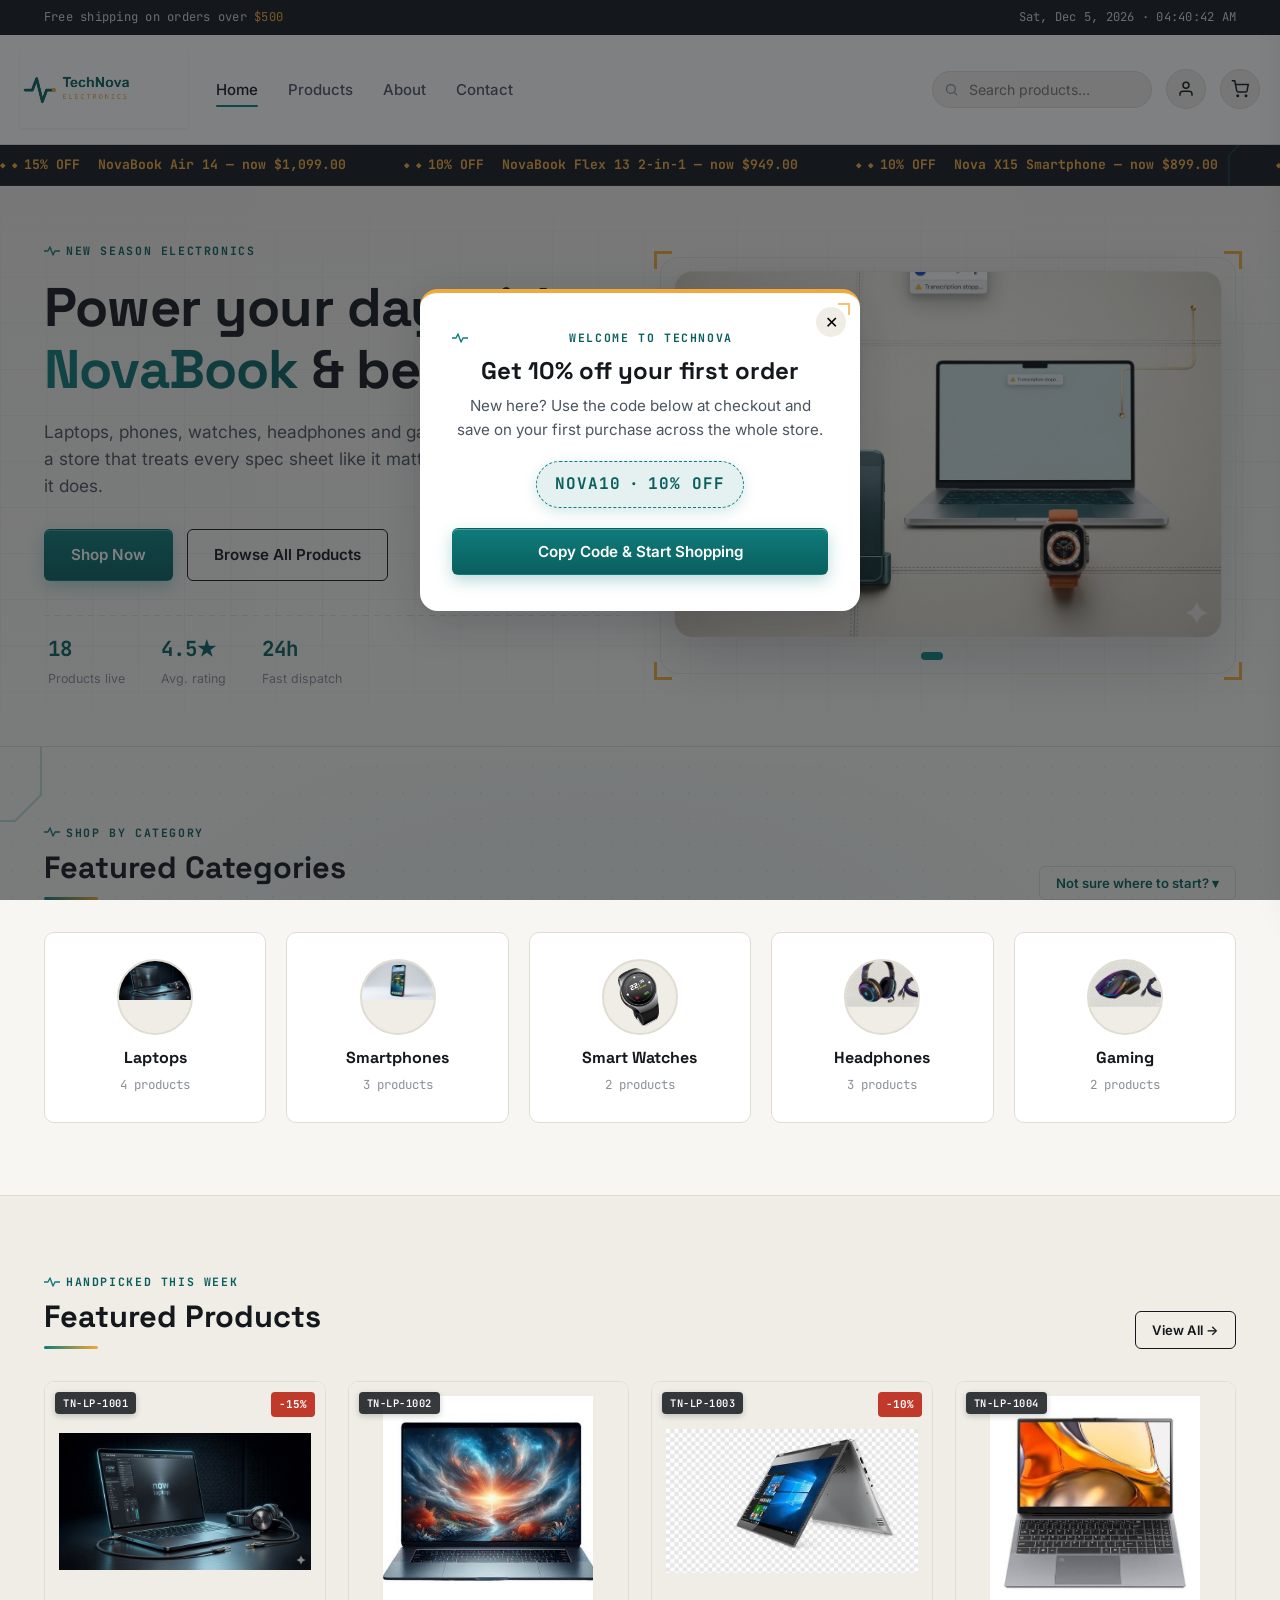
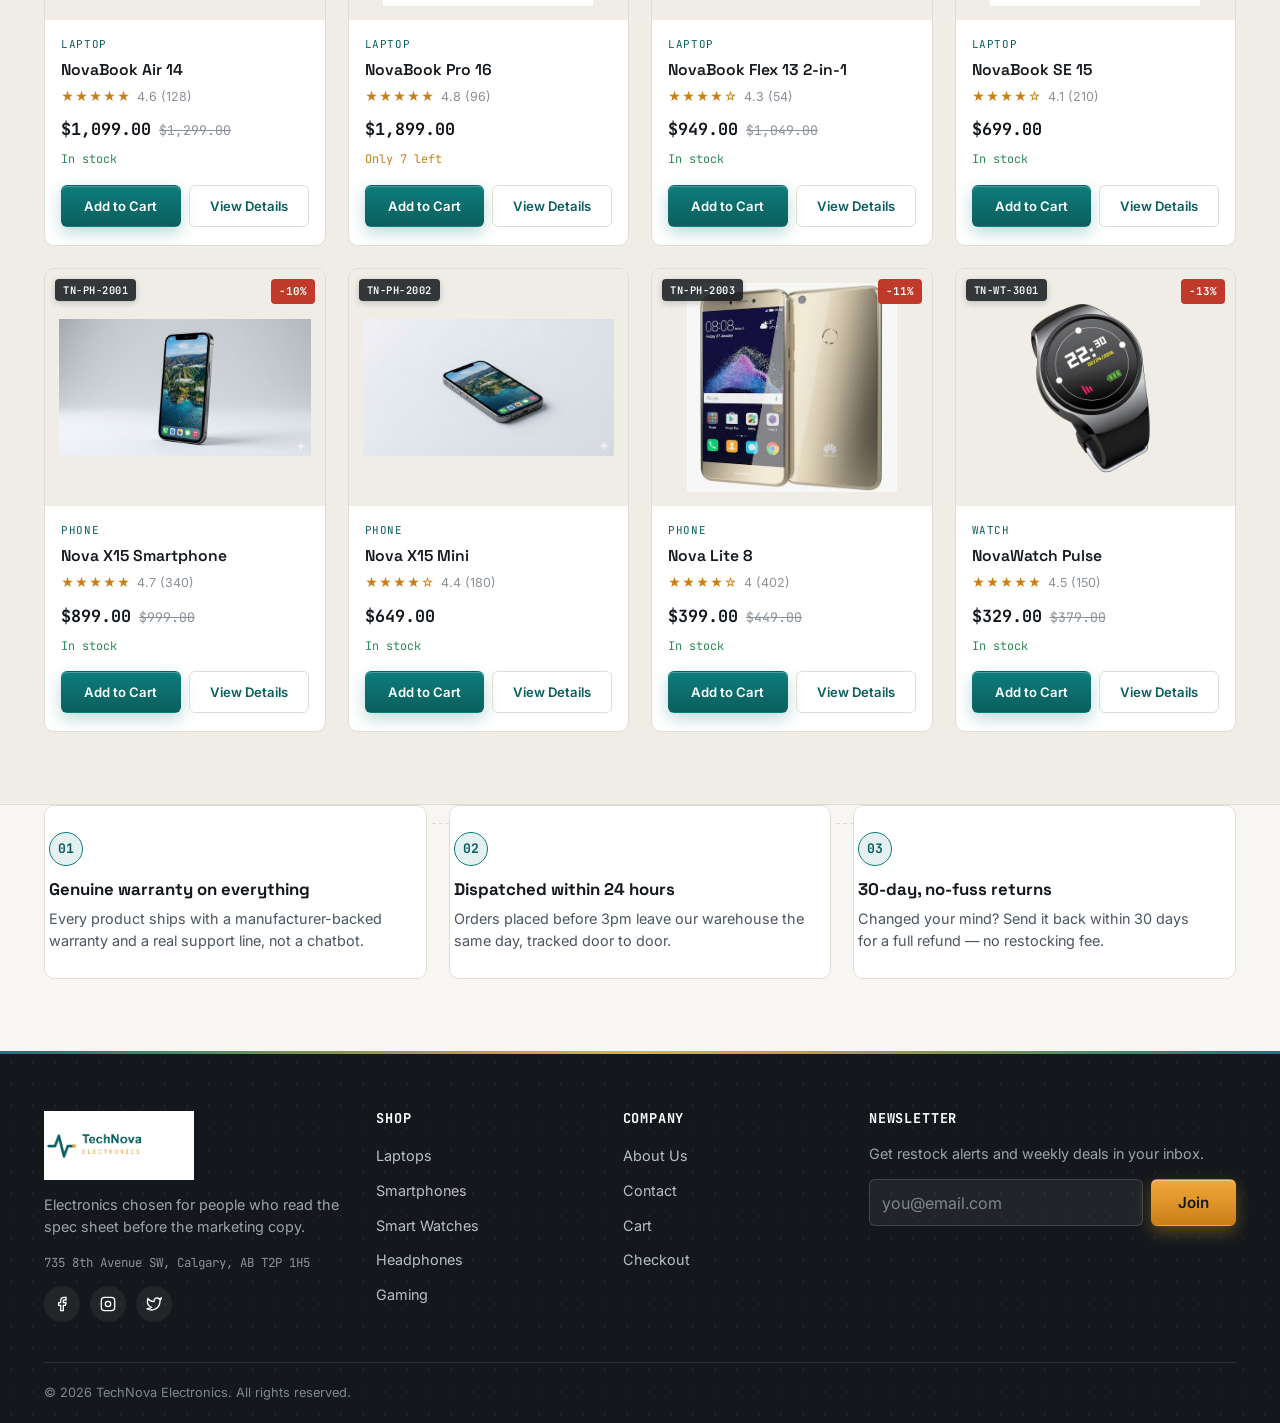
<file: index.html>
<!DOCTYPE html>
<html lang="en">
<head>
<meta charset="UTF-8">
<meta name="viewport" content="width=device-width, initial-scale=1.0">
<title>TechNova Electronics — Laptops, Phones &amp; More</title>
<meta name="description" content="Shop laptops, smartphones, smartwatches, headphones and gaming gear at TechNova Electronics.">
<link rel="icon" href="images/logo.png" type="image/png">
<link rel="stylesheet" href="css/style.css">
<link rel="stylesheet" href="css/pages.css">
<link rel="stylesheet" href="css/responsive.css">
<link rel="stylesheet" href="css/decor.css">
</head>
<body>

<!-- ===================== TOP BAR ===================== -->
<div class="topbar">
  <div class="container">
    <span>Free shipping on orders over <span class="accent-text">$500</span></span>
    <span class="topbar-right" id="liveClock"></span>
  </div>
</div>

<!-- ===================== HEADER ===================== -->
<header class="site-header">
  <div class="container header-row">
    <a href="index.html" class="logo"><img src="images/logo.png" alt="TechNova Electronics"></a>

    <nav class="main-nav">
      <ul>
        <li><a href="index.html" class="active">Home</a></li>
        <li><a href="products.html">Products</a></li>
        <li><a href="about.html">About</a></li>
        <li><a href="contact.html">Contact</a></li>
      </ul>
    </nav>

    <div class="header-actions">
      <div class="search-box">
        <svg viewBox="0 0 24 24" fill="none" stroke-width="2"><circle cx="11" cy="11" r="7"/><line x1="21" y1="21" x2="16.65" y2="16.65"/></svg>
        <input type="text" id="navSearchInput" placeholder="Search products…" autocomplete="off">
        <div class="search-suggest" id="searchSuggestBox"></div>
      </div>
      <a href="#" class="icon-btn" aria-label="Login" title="Login">
        <svg viewBox="0 0 24 24" fill="none" stroke-width="2"><path d="M20 21v-2a4 4 0 0 0-4-4H8a4 4 0 0 0-4 4v2"/><circle cx="12" cy="7" r="4"/></svg>
      </a>
      <a href="cart.html" class="icon-btn" aria-label="Cart">
        <svg viewBox="0 0 24 24" fill="none" stroke-width="2"><circle cx="9" cy="21" r="1"/><circle cx="20" cy="21" r="1"/><path d="M1 1h4l2.68 13.39a2 2 0 0 0 2 1.61h9.72a2 2 0 0 0 2-1.61L23 6H6"/></svg>
        <span class="badge-count js-cart-count">0</span>
      </a>
      <button class="burger" id="burgerBtn" aria-label="Open menu"><span></span><span></span><span></span></button>
    </div>
  </div>
</header>

<!-- ===================== DEAL TICKER ===================== -->
<div class="deal-ticker">
  <div class="ticker-track" id="tickerTrack"></div>
</div>

<!-- ===================== MOBILE NAV ===================== -->
<div class="nav-overlay" id="navOverlay"></div>
<aside class="mobile-nav" id="mobileNav">
  <button class="close-mobile" id="closeMobileNav">✕</button>
  <ul>
    <li><a href="index.html">Home</a></li>
    <li><a href="products.html">Products</a></li>
    <li><a href="about.html">About</a></li>
    <li><a href="contact.html">Contact</a></li>
    <li><a href="cart.html">Cart</a></li>
    <li><a href="checkout.html">Checkout</a></li>
  </ul>
</aside>

<!-- ===================== WELCOME POPUP ===================== -->
<div class="modal-overlay" id="welcomeModal">
  <div class="welcome-modal">
    <button class="modal-close" id="closeWelcomeModal">✕</button>
    <span class="eyebrow">Welcome to TechNova</span>
    <h3>Get 10% off your first order</h3>
    <p>New here? Use the code below at checkout and save on your first purchase across the whole store.</p>
    <div class="coupon-chip">NOVA10 <span>·</span> 10% OFF</div>
    <button class="btn btn-primary btn-block" id="claimCouponBtn">Copy Code &amp; Start Shopping</button>
  </div>
</div>

<!-- ===================== HERO ===================== -->
<section class="hero" id="home">
  <div class="container">
    <div class="hero-copy">
      <span class="eyebrow">New season electronics</span>
      <h1>Power your day with <span>NovaBook</span> &amp; beyond</h1>
      <p>Laptops, phones, watches, headphones and gaming gear from a store that treats every spec sheet like it matters — because it does.</p>
      <div class="hero-actions">
        <a href="#featured" class="btn btn-primary js-scroll-to">Shop Now</a>
        <a href="products.html" class="btn btn-outline">Browse All Products</a>
      </div>
      <div class="hero-stats">
        <div><strong>18</strong><span>Products live</span></div>
        <div><strong>4.5★</strong><span>Avg. rating</span></div>
        <div><strong>24h</strong><span>Fast dispatch</span></div>
      </div>
    </div>
    <div class="hero-media">
      <div class="hero-slide active"><img src="images/hero-banner.png" alt="TechNova product lineup — laptop, phone and smartwatch"></div>
      <div class="hero-slide"><img src="images/hero-banner.png" alt="TechNova gaming and audio gear"></div>
      <div class="hero-slide"><img src="images/hero-banner.png" alt="TechNova smartwatch and accessories"></div>
      <div class="hero-dots" id="heroDots" style="display:flex; gap:8px; justify-content:center; margin-top:14px;"></div>
    </div>
  </div>
</section>

<!-- ===================== FEATURED CATEGORIES ===================== -->
<section class="section">
  <div class="container">
    <div class="section-head">
      <div>
        <span class="eyebrow">Shop by category</span>
        <h2>Featured Categories</h2>
      </div>
      <button type="button" class="btn btn-ghost btn-sm" id="toggleHelpPanel">Not sure where to start? ▾</button>
    </div>
    <div id="helpPanelBody" style="display:none; background:var(--surface-alt); border:1px solid var(--line); border-radius:var(--radius-m); padding:18px 20px; margin-bottom:24px; color:var(--ink-soft); font-size:0.92rem;">
      Working from a laptop all day? Start with <strong>Laptops</strong>. Training outdoors? <strong>Smart Watches</strong> track it. Streaming or gaming at night? Head to <strong>Gaming</strong> and <strong>Headphones</strong>.
    </div>
    <div class="cat-grid" id="categoryGrid"></div>
  </div>
</section>

<!-- ===================== FEATURED PRODUCTS ===================== -->
<section class="section" id="featured" style="background:var(--surface-alt); border-top:1px solid var(--line); border-bottom:1px solid var(--line);">
  <div class="container">
    <div class="section-head">
      <div>
        <span class="eyebrow">Handpicked this week</span>
        <h2>Featured Products</h2>
      </div>
      <a href="products.html" class="btn btn-outline btn-sm">View All →</a>
    </div>
    <div class="product-grid" id="featuredGrid"></div>
  </div>
</section>

<!-- ===================== RECENTLY VIEWED (bonus) ===================== -->
<section class="section">
  <div class="container">
    <div class="section-head">
      <div>
        <span class="eyebrow">Pick up where you left off</span>
        <h2>Recently Viewed</h2>
      </div>
    </div>
    <div class="product-grid" id="recentlyViewedGrid"></div>
  </div>
</section>

<!-- ===================== WHY TECHNOVA ===================== -->
<section class="section" style="padding-top:0;">
  <div class="container">
    <div class="values-grid">
      <div class="value-card">
        <span class="num-tag">01</span>
        <h3>Genuine warranty on everything</h3>
        <p>Every product ships with a manufacturer-backed warranty and a real support line, not a chatbot.</p>
      </div>
      <div class="value-card">
        <span class="num-tag">02</span>
        <h3>Dispatched within 24 hours</h3>
        <p>Orders placed before 3pm leave our warehouse the same day, tracked door to door.</p>
      </div>
      <div class="value-card">
        <span class="num-tag">03</span>
        <h3>30-day, no-fuss returns</h3>
        <p>Changed your mind? Send it back within 30 days for a full refund — no restocking fee.</p>
      </div>
    </div>
  </div>
</section>

<!-- ===================== FOOTER ===================== -->
<footer class="site-footer">
  <div class="container">
    <div class="footer-grid">
      <div>
        <a href="index.html" class="logo" style="width:150px; display:block; margin-bottom:14px;"><img src="images/logo.png" alt="TechNova Electronics"></a>
        <p>Electronics chosen for people who read the spec sheet before the marketing copy.</p>
        <p class="mono" style="font-size:0.78rem; color:#8a9098; margin-top:10px;">735 8th Avenue SW, Calgary, AB T2P 1H5</p>
        <div class="footer-social">
          <a href="#" aria-label="Facebook"><svg viewBox="0 0 24 24" fill="none" stroke-width="2"><path d="M18 2h-3a5 5 0 0 0-5 5v3H7v4h3v8h4v-8h3l1-4h-4V7a1 1 0 0 1 1-1h3z"/></svg></a>
          <a href="#" aria-label="Instagram"><svg viewBox="0 0 24 24" fill="none" stroke-width="2"><rect x="2" y="2" width="20" height="20" rx="5"/><circle cx="12" cy="12" r="4"/><line x1="17.5" y1="6.5" x2="17.5" y2="6.5"/></svg></a>
          <a href="#" aria-label="Twitter"><svg viewBox="0 0 24 24" fill="none" stroke-width="2"><path d="M23 3a10.9 10.9 0 0 1-3.14 1.53 4.48 4.48 0 0 0-7.86 3v1A10.66 10.66 0 0 1 3 4s-4 9 5 13a11.64 11.64 0 0 1-7 2c9 5 20 0 20-11.5a4.5 4.5 0 0 0-.08-.83A7.72 7.72 0 0 0 23 3z"/></svg></a>
        </div>
      </div>
      <div>
        <h4>Shop</h4>
        <ul>
          <li><a href="products.html?category=laptop">Laptops</a></li>
          <li><a href="products.html?category=phone">Smartphones</a></li>
          <li><a href="products.html?category=watch">Smart Watches</a></li>
          <li><a href="products.html?category=headphones">Headphones</a></li>
          <li><a href="products.html?category=gaming">Gaming</a></li>
        </ul>
      </div>
      <div>
        <h4>Company</h4>
        <ul>
          <li><a href="about.html">About Us</a></li>
          <li><a href="contact.html">Contact</a></li>
          <li><a href="cart.html">Cart</a></li>
          <li><a href="checkout.html">Checkout</a></li>
        </ul>
      </div>
      <div>
        <h4>Newsletter</h4>
        <p>Get restock alerts and weekly deals in your inbox.</p>
        <form class="newsletter-form" id="newsletterForm">
          <input type="email" placeholder="you@email.com" required>
          <button class="btn btn-amber" type="submit">Join</button>
        </form>
        <div id="newsletterMsg" style="font-size:0.8rem; margin-top:8px; display:none;"></div>
      </div>
    </div>
    <div class="footer-bottom">
      <span>© 2026 TechNova Electronics. All rights reserved.</span>
    </div>
  </div>
</footer>

<button class="scroll-top-btn" id="scrollTopBtn" aria-label="Scroll to top">
  <svg viewBox="0 0 24 24" width="18" height="18" fill="none" stroke="currentColor" stroke-width="2"><line x1="12" y1="19" x2="12" y2="5"/><polyline points="5 12 12 5 19 12"/></svg>
</button>

<script src="jquery/jquery.min.js"></script>
<script src="js/products-data.js"></script>
<script src="js/cart.js"></script>
<script src="js/script.js"></script>
<script src="jquery/jquery-script.js"></script>
</body>
</html>
</file>
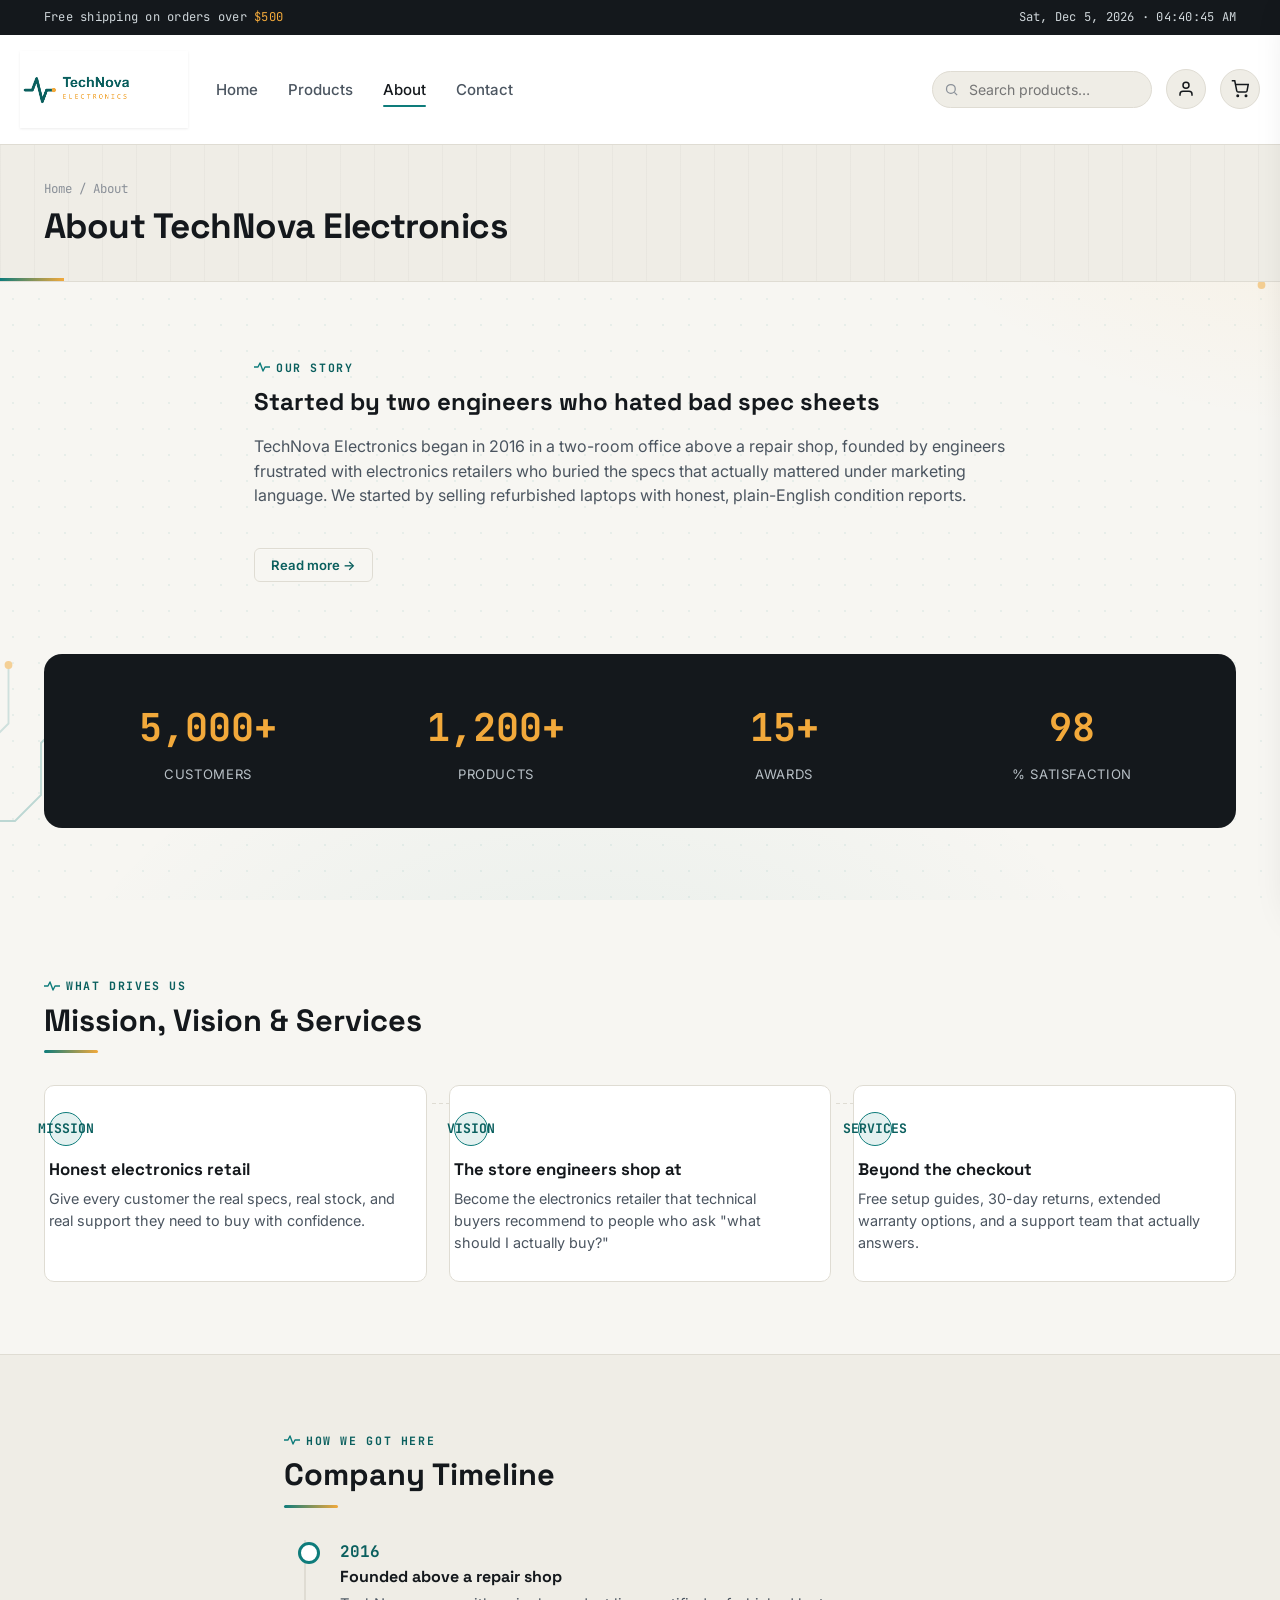
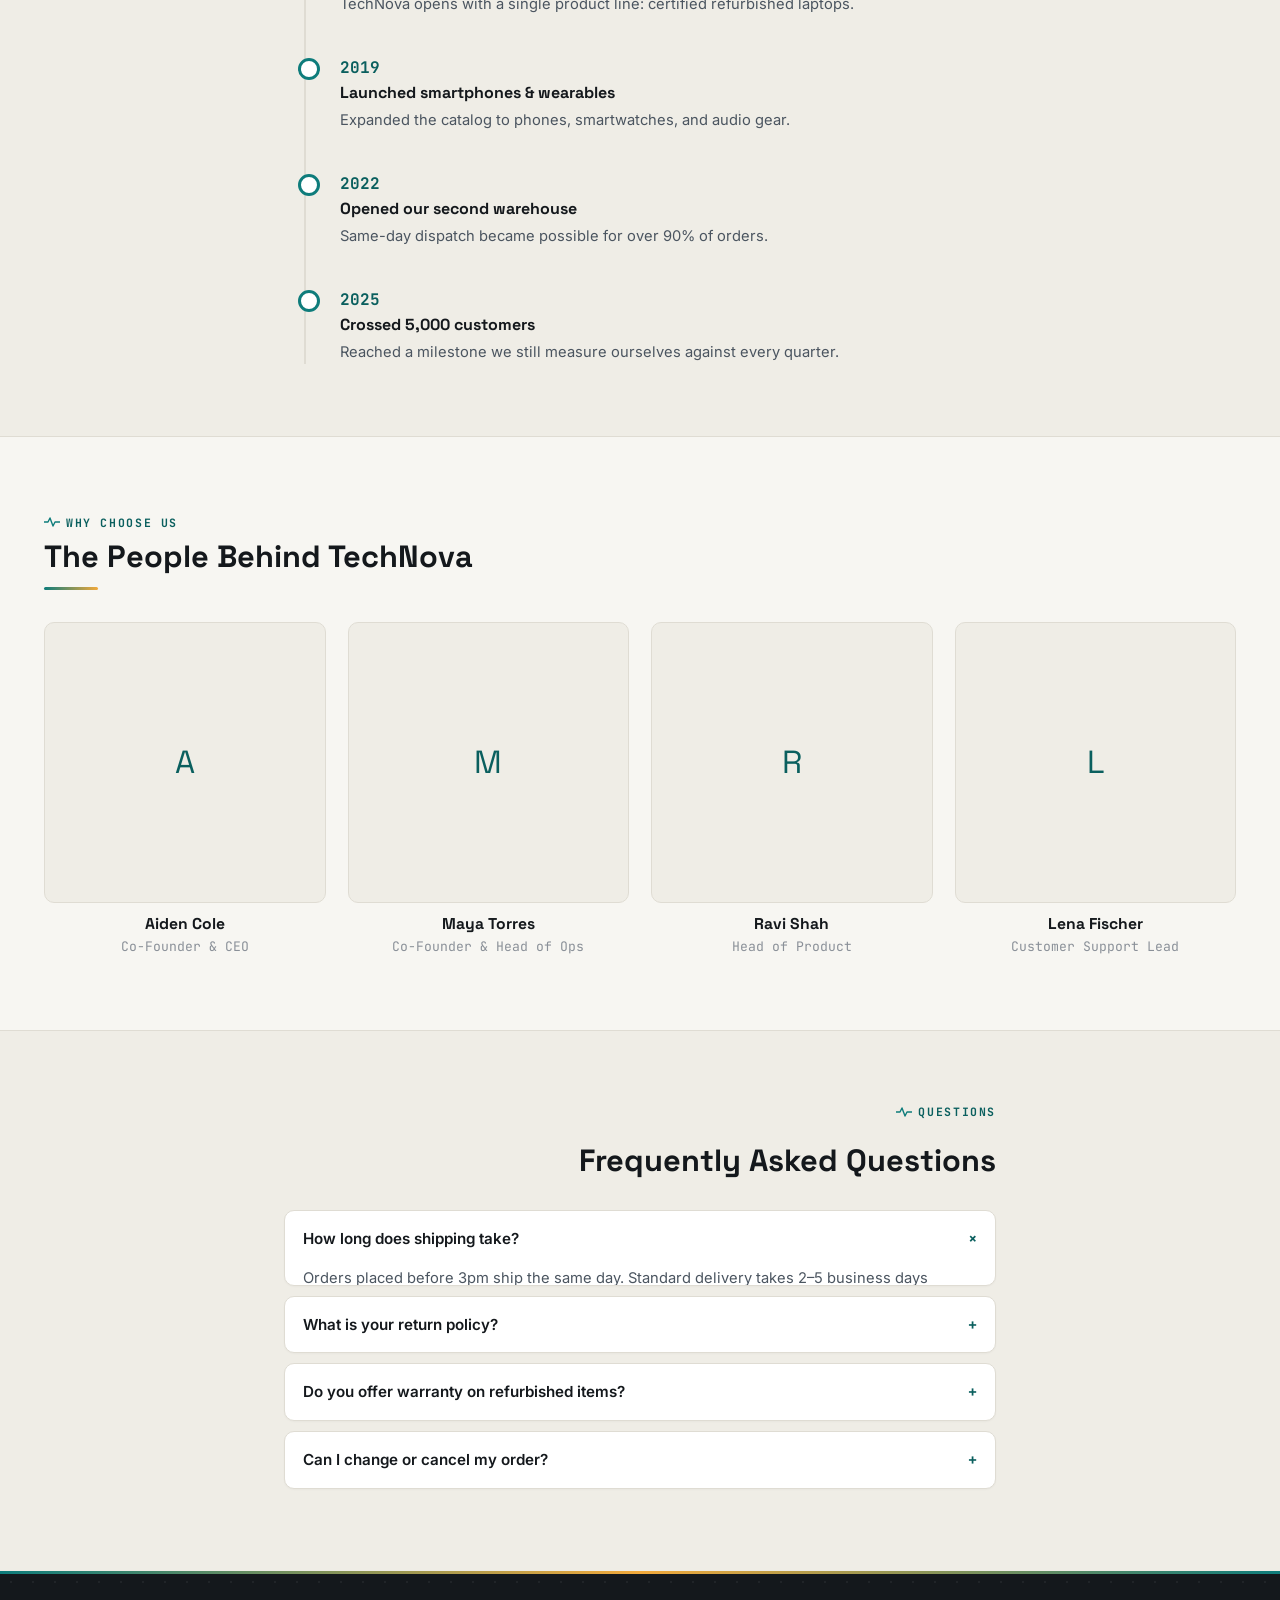
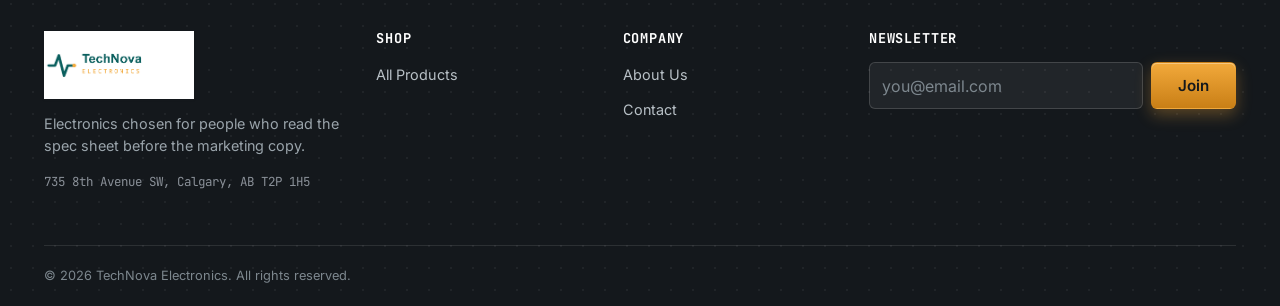
<file: about.html>
<!DOCTYPE html>
<html lang="en">
<head>
<meta charset="UTF-8">
<meta name="viewport" content="width=device-width, initial-scale=1.0">
<title>About Us — TechNova Electronics</title>
<link rel="icon" href="images/logo.png" type="image/png">
<link rel="stylesheet" href="css/style.css">
<link rel="stylesheet" href="css/pages.css">
<link rel="stylesheet" href="css/responsive.css">
<link rel="stylesheet" href="css/decor.css">
</head>
<body>

<div class="topbar"><div class="container"><span>Free shipping on orders over <span class="accent-text">$500</span></span><span class="topbar-right" id="liveClock"></span></div></div>

<header class="site-header">
  <div class="container header-row">
    <a href="index.html" class="logo"><img src="images/logo.png" alt="TechNova Electronics"></a>
    <nav class="main-nav">
      <ul>
        <li><a href="index.html">Home</a></li>
        <li><a href="products.html">Products</a></li>
        <li><a href="about.html" class="active">About</a></li>
        <li><a href="contact.html">Contact</a></li>
      </ul>
    </nav>
    <div class="header-actions">
      <div class="search-box">
        <svg viewBox="0 0 24 24" fill="none" stroke-width="2"><circle cx="11" cy="11" r="7"/><line x1="21" y1="21" x2="16.65" y2="16.65"/></svg>
        <input type="text" id="navSearchInput" placeholder="Search products…" autocomplete="off">
        <div class="search-suggest" id="searchSuggestBox"></div>
      </div>
      <a href="#" class="icon-btn" aria-label="Login"><svg viewBox="0 0 24 24" fill="none" stroke-width="2"><path d="M20 21v-2a4 4 0 0 0-4-4H8a4 4 0 0 0-4 4v2"/><circle cx="12" cy="7" r="4"/></svg></a>
      <a href="cart.html" class="icon-btn" aria-label="Cart">
        <svg viewBox="0 0 24 24" fill="none" stroke-width="2"><circle cx="9" cy="21" r="1"/><circle cx="20" cy="21" r="1"/><path d="M1 1h4l2.68 13.39a2 2 0 0 0 2 1.61h9.72a2 2 0 0 0 2-1.61L23 6H6"/></svg>
        <span class="badge-count js-cart-count">0</span>
      </a>
      <button class="burger" id="burgerBtn" aria-label="Open menu"><span></span><span></span><span></span></button>
    </div>
  </div>
</header>

<div class="nav-overlay" id="navOverlay"></div>
<aside class="mobile-nav" id="mobileNav">
  <button class="close-mobile" id="closeMobileNav">✕</button>
  <ul>
    <li><a href="index.html">Home</a></li><li><a href="products.html">Products</a></li>
    <li><a href="about.html">About</a></li><li><a href="contact.html">Contact</a></li>
    <li><a href="cart.html">Cart</a></li><li><a href="checkout.html">Checkout</a></li>
  </ul>
</aside>

<section class="page-hero">
  <div class="container">
    <div class="breadcrumb"><a href="index.html">Home</a> / About</div>
    <h1>About TechNova Electronics</h1>
  </div>
</section>

<!-- Company Story -->
<section class="section">
  <div class="container" style="max-width:820px;">
    <span class="eyebrow">Our Story</span>
    <h2 style="margin:10px 0 18px;">Started by two engineers who hated bad spec sheets</h2>
    <p style="color:var(--ink-soft);">TechNova Electronics began in 2016 in a two-room office above a repair shop, founded by engineers frustrated with electronics retailers who buried the specs that actually mattered under marketing language. We started by selling refurbished laptops with honest, plain-English condition reports.</p>
    <div id="storyMore" style="display:none; margin-top:14px;">
      <p style="color:var(--ink-soft);">A decade later, that same principle drives every listing on this site: real specs, real stock counts, and real photos of what you're actually buying. We've since expanded into smartphones, wearables, audio, and gaming gear — but the spec sheet still comes first, every time.</p>
      <p style="color:var(--ink-soft); margin-top:10px;">Today we work directly with manufacturers and authorized distributors across three continents, which is how we're able to keep prices honest without cutting corners on warranty support.</p>
    </div>
    <button type="button" class="btn btn-ghost btn-sm mt-40" id="readMoreBtn">Read more →</button>
  </div>
</section>

<!-- Stats -->
<section class="section" style="padding-top:0;">
  <div class="container">
    <div class="stats-strip">
      <div class="stat-box"><span class="num" data-count="5000">0</span><div class="lbl">Customers</div></div>
      <div class="stat-box"><span class="num" data-count="1200">0</span><div class="lbl">Products</div></div>
      <div class="stat-box"><span class="num" data-count="15">0</span><div class="lbl">Awards</div></div>
      <div class="stat-box"><span class="num" data-count="98">0</span><div class="lbl">% Satisfaction</div></div>
    </div>
  </div>
</section>

<!-- Mission / Vision / Services -->
<section class="section">
  <div class="container">
    <div class="section-head"><div><span class="eyebrow">What drives us</span><h2>Mission, Vision &amp; Services</h2></div></div>
    <div class="values-grid">
      <div class="value-card">
        <span class="num-tag">MISSION</span>
        <h3>Honest electronics retail</h3>
        <p>Give every customer the real specs, real stock, and real support they need to buy with confidence.</p>
      </div>
      <div class="value-card">
        <span class="num-tag">VISION</span>
        <h3>The store engineers shop at</h3>
        <p>Become the electronics retailer that technical buyers recommend to people who ask "what should I actually buy?"</p>
      </div>
      <div class="value-card">
        <span class="num-tag">SERVICES</span>
        <h3>Beyond the checkout</h3>
        <p>Free setup guides, 30-day returns, extended warranty options, and a support team that actually answers.</p>
      </div>
    </div>
  </div>
</section>

<!-- Timeline -->
<section class="section" style="background:var(--surface-alt); border-top:1px solid var(--line); border-bottom:1px solid var(--line);">
  <div class="container" style="max-width:760px;">
    <div class="section-head"><div><span class="eyebrow">How we got here</span><h2>Company Timeline</h2></div></div>
    <div class="timeline">
      <div class="timeline-item"><span class="yr">2016</span><h4>Founded above a repair shop</h4><p>TechNova opens with a single product line: certified refurbished laptops.</p></div>
      <div class="timeline-item"><span class="yr">2019</span><h4>Launched smartphones &amp; wearables</h4><p>Expanded the catalog to phones, smartwatches, and audio gear.</p></div>
      <div class="timeline-item"><span class="yr">2022</span><h4>Opened our second warehouse</h4><p>Same-day dispatch became possible for over 90% of orders.</p></div>
      <div class="timeline-item"><span class="yr">2025</span><h4>Crossed 5,000 customers</h4><p>Reached a milestone we still measure ourselves against every quarter.</p></div>
    </div>
  </div>
</section>

<!-- Why Choose Us / Team -->
<section class="section">
  <div class="container">
    <div class="section-head"><div><span class="eyebrow">Why choose us</span><h2>The People Behind TechNova</h2></div></div>
    <div class="team-grid">
      <div class="team-card"><div class="team-avatar">A</div><h4>Aiden Cole</h4><span>Co-Founder &amp; CEO</span></div>
      <div class="team-card"><div class="team-avatar">M</div><h4>Maya Torres</h4><span>Co-Founder &amp; Head of Ops</span></div>
      <div class="team-card"><div class="team-avatar">R</div><h4>Ravi Shah</h4><span>Head of Product</span></div>
      <div class="team-card"><div class="team-avatar">L</div><h4>Lena Fischer</h4><span>Customer Support Lead</span></div>
    </div>
  </div>
</section>

<!-- FAQ Accordion -->
<section class="section" style="background:var(--surface-alt); border-top:1px solid var(--line);">
  <div class="container faq-wrap">
    <div class="section-head text-center" style="justify-content:center; flex-direction:column; text-align:center;"><span class="eyebrow">Questions</span><h2>Frequently Asked Questions</h2></div>
    <div class="accordion-item open">
      <div class="accordion-head">How long does shipping take? <span class="plus">+</span></div>
      <div class="accordion-body"><p>Orders placed before 3pm ship the same day. Standard delivery takes 2–5 business days depending on your location.</p></div>
    </div>
    <div class="accordion-item">
      <div class="accordion-head">What is your return policy? <span class="plus">+</span></div>
      <div class="accordion-body"><p>You can return any unopened or defective product within 30 days of delivery for a full refund.</p></div>
    </div>
    <div class="accordion-item">
      <div class="accordion-head">Do you offer warranty on refurbished items? <span class="plus">+</span></div>
      <div class="accordion-body"><p>Yes — every product, new or refurbished, ships with at least a 1-year limited warranty.</p></div>
    </div>
    <div class="accordion-item">
      <div class="accordion-head">Can I change or cancel my order? <span class="plus">+</span></div>
      <div class="accordion-body"><p>Orders can be changed or cancelled within 1 hour of placement by contacting our support team.</p></div>
    </div>
  </div>
</section>

<footer class="site-footer">
  <div class="container">
    <div class="footer-grid">
      <div><a href="index.html" class="logo" style="width:150px; display:block; margin-bottom:14px;"><img src="images/logo.png" alt="TechNova Electronics"></a><p>Electronics chosen for people who read the spec sheet before the marketing copy.</p><p class="mono" style="font-size:0.78rem; color:#8a9098; margin-top:10px;">735 8th Avenue SW, Calgary, AB T2P 1H5</p></div>
      <div><h4>Shop</h4><ul><li><a href="products.html">All Products</a></li></ul></div>
      <div><h4>Company</h4><ul><li><a href="about.html">About Us</a></li><li><a href="contact.html">Contact</a></li></ul></div>
      <div><h4>Newsletter</h4><form class="newsletter-form" id="newsletterForm"><input type="email" placeholder="you@email.com" required><button class="btn btn-amber" type="submit">Join</button></form><div id="newsletterMsg" style="font-size:0.8rem; margin-top:8px; display:none;"></div></div>
    </div>
    <div class="footer-bottom"><span>© 2026 TechNova Electronics. All rights reserved.</span></div>
  </div>
</footer>

<button class="scroll-top-btn" id="scrollTopBtn" aria-label="Scroll to top"><svg viewBox="0 0 24 24" width="18" height="18" fill="none" stroke="currentColor" stroke-width="2"><line x1="12" y1="19" x2="12" y2="5"/><polyline points="5 12 12 5 19 12"/></svg></button>

<script src="jquery/jquery.min.js"></script>
<script src="js/products-data.js"></script>
<script src="js/cart.js"></script>
<script src="js/script.js"></script>
<script src="jquery/jquery-script.js"></script>
<script>
  // Statistics Counter — animates once the stats strip scrolls into view
  document.addEventListener("DOMContentLoaded", () => {
    const nums = document.querySelectorAll(".stat-box .num");
    let done = false;
    function animateCounters() {
      if (done) return;
      const strip = document.querySelector(".stats-strip");
      if (!strip) return;
      const rect = strip.getBoundingClientRect();
      if (rect.top > window.innerHeight * 0.85) return;
      done = true;
      nums.forEach(el => {
        const target = Number(el.dataset.count);
        const duration = 1400;
        const start = performance.now();
        function tick(now) {
          const progress = Math.min((now - start) / duration, 1);
          el.textContent = Math.floor(progress * target).toLocaleString();
          if (progress < 1) requestAnimationFrame(tick);
          else el.textContent = target.toLocaleString() + (target === 98 ? "" : "+");
        }
        requestAnimationFrame(tick);
      });
    }
    window.addEventListener("scroll", animateCounters);
    animateCounters();
  });
</script>
</body>
</html>
</file>
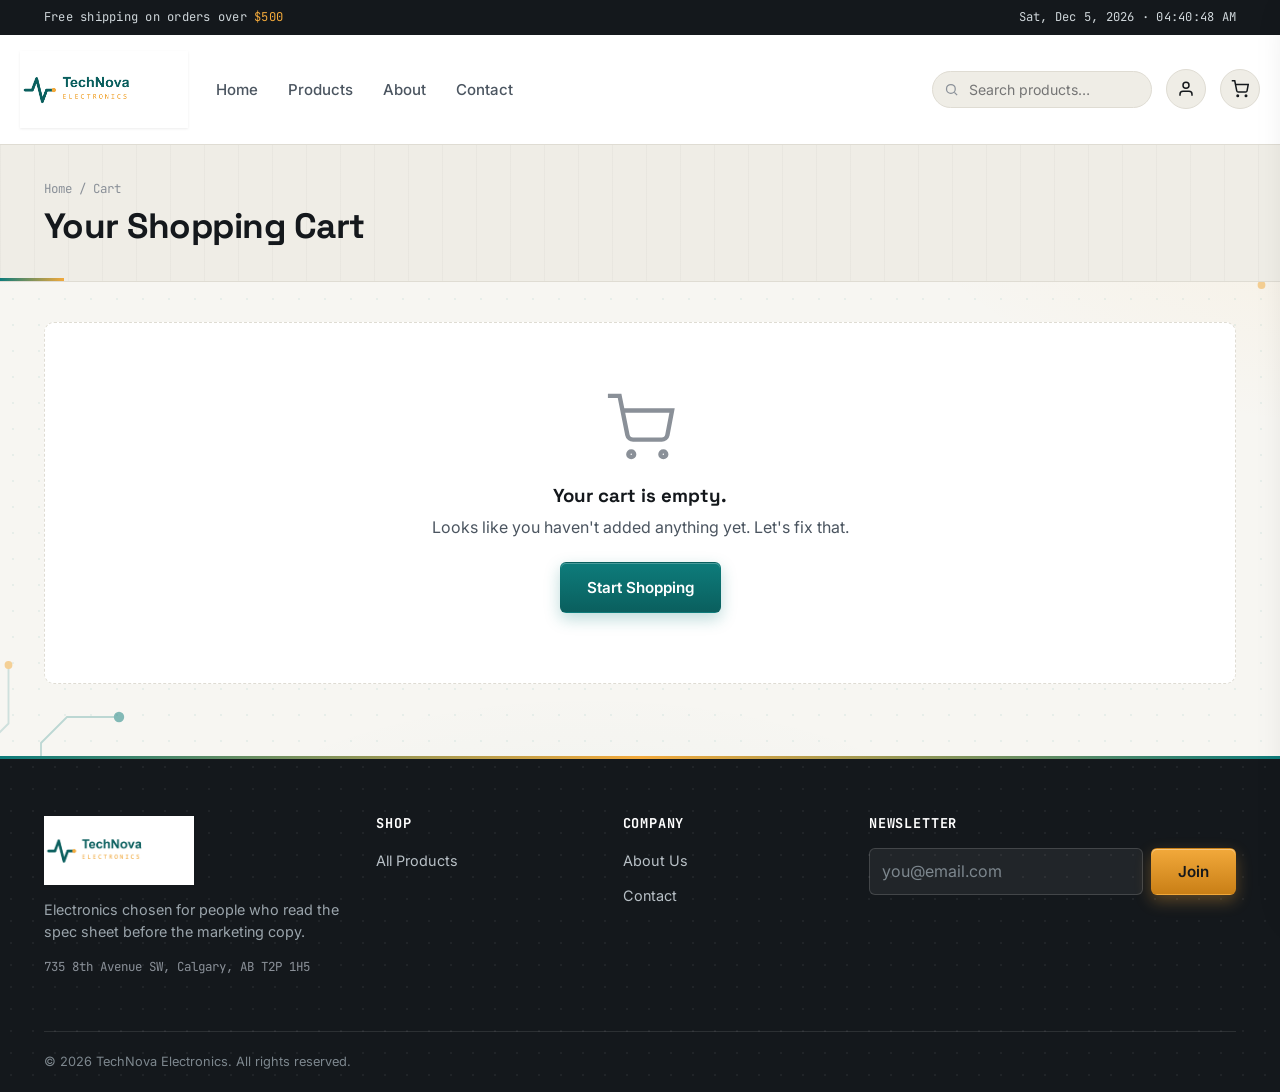
<file: cart.html>
<!DOCTYPE html>
<html lang="en">
<head>
<meta charset="UTF-8">
<meta name="viewport" content="width=device-width, initial-scale=1.0">
<title>Your Cart — TechNova Electronics</title>
<link rel="icon" href="images/logo.png" type="image/png">
<link rel="stylesheet" href="css/style.css">
<link rel="stylesheet" href="css/pages.css">
<link rel="stylesheet" href="css/responsive.css">
<link rel="stylesheet" href="css/decor.css">
</head>
<body>

<div class="topbar"><div class="container"><span>Free shipping on orders over <span class="accent-text">$500</span></span><span class="topbar-right" id="liveClock"></span></div></div>

<header class="site-header">
  <div class="container header-row">
    <a href="index.html" class="logo"><img src="images/logo.png" alt="TechNova Electronics"></a>
    <nav class="main-nav">
      <ul>
        <li><a href="index.html">Home</a></li>
        <li><a href="products.html">Products</a></li>
        <li><a href="about.html">About</a></li>
        <li><a href="contact.html">Contact</a></li>
      </ul>
    </nav>
    <div class="header-actions">
      <div class="search-box">
        <svg viewBox="0 0 24 24" fill="none" stroke-width="2"><circle cx="11" cy="11" r="7"/><line x1="21" y1="21" x2="16.65" y2="16.65"/></svg>
        <input type="text" id="navSearchInput" placeholder="Search products…" autocomplete="off">
        <div class="search-suggest" id="searchSuggestBox"></div>
      </div>
      <a href="#" class="icon-btn" aria-label="Login"><svg viewBox="0 0 24 24" fill="none" stroke-width="2"><path d="M20 21v-2a4 4 0 0 0-4-4H8a4 4 0 0 0-4 4v2"/><circle cx="12" cy="7" r="4"/></svg></a>
      <a href="cart.html" class="icon-btn" aria-label="Cart">
        <svg viewBox="0 0 24 24" fill="none" stroke-width="2"><circle cx="9" cy="21" r="1"/><circle cx="20" cy="21" r="1"/><path d="M1 1h4l2.68 13.39a2 2 0 0 0 2 1.61h9.72a2 2 0 0 0 2-1.61L23 6H6"/></svg>
        <span class="badge-count js-cart-count">0</span>
      </a>
      <button class="burger" id="burgerBtn" aria-label="Open menu"><span></span><span></span><span></span></button>
    </div>
  </div>
</header>

<div class="nav-overlay" id="navOverlay"></div>
<aside class="mobile-nav" id="mobileNav">
  <button class="close-mobile" id="closeMobileNav">✕</button>
  <ul>
    <li><a href="index.html">Home</a></li><li><a href="products.html">Products</a></li>
    <li><a href="about.html">About</a></li><li><a href="contact.html">Contact</a></li>
    <li><a href="cart.html">Cart</a></li><li><a href="checkout.html">Checkout</a></li>
  </ul>
</aside>

<section class="page-hero">
  <div class="container">
    <div class="breadcrumb"><a href="index.html">Home</a> / Cart</div>
    <h1>Your Shopping Cart</h1>
  </div>
</section>

<section class="section" style="padding-top:40px;">
  <div class="container">

    <div class="empty-cart" id="emptyCartState" style="display:none;">
      <svg viewBox="0 0 24 24" fill="none" stroke-width="1.5"><circle cx="9" cy="21" r="1"/><circle cx="20" cy="21" r="1"/><path d="M1 1h4l2.68 13.39a2 2 0 0 0 2 1.61h9.72a2 2 0 0 0 2-1.61L23 6H6"/></svg>
      <h3>Your cart is empty.</h3>
      <p>Looks like you haven't added anything yet. Let's fix that.</p>
      <a href="products.html" class="btn btn-primary">Start Shopping</a>
    </div>

    <div class="cart-layout">
      <div id="cartTableWrap">
        <table class="cart-table">
          <thead>
            <tr><th>Product</th><th>Price</th><th>Quantity</th><th>Total</th><th></th></tr>
          </thead>
          <tbody id="cartTableBody"></tbody>
        </table>
        <div class="cart-actions-row">
          <a href="products.html" class="btn btn-ghost btn-sm">← Continue Shopping</a>
          <button type="button" class="btn btn-outline btn-sm" id="emptyCartBtn">Empty Cart</button>
        </div>
      </div>

      <div class="summary-card" id="cartSummaryCard">
        <h3>Order Summary</h3>
        <div class="summary-row"><span>Subtotal</span><span class="mono" id="sumSubtotal">$0.00</span></div>
        <div class="summary-row" id="discountRow" style="display:none; color:var(--ok);"><span>Coupon discount</span><span class="mono" id="sumDiscount">-$0.00</span></div>
        <div class="summary-row"><span>GST (5%)</span><span class="mono" id="sumTax">$0.00</span></div>
        <div class="summary-row"><span>Shipping</span><span class="mono" id="sumShipping">$0.00</span></div>
        <div class="summary-row total"><span>Grand Total</span><span id="sumTotal">$0.00</span></div>

        <div class="coupon-row">
          <input type="text" id="couponInput" placeholder="Coupon code">
          <button type="button" class="btn btn-outline btn-sm" id="applyCouponBtn">Apply</button>
        </div>
        <div class="coupon-msg" id="couponMsg"></div>
        <span class="badge-line mono">Try: NOVA10 or SAVE20</span>

        <a href="checkout.html" class="btn btn-primary btn-block" style="margin-top:18px;">Proceed to Checkout →</a>
      </div>
    </div>
  </div>
</section>

<footer class="site-footer">
  <div class="container">
    <div class="footer-grid">
      <div><a href="index.html" class="logo" style="width:150px; display:block; margin-bottom:14px;"><img src="images/logo.png" alt="TechNova Electronics"></a><p>Electronics chosen for people who read the spec sheet before the marketing copy.</p><p class="mono" style="font-size:0.78rem; color:#8a9098; margin-top:10px;">735 8th Avenue SW, Calgary, AB T2P 1H5</p></div>
      <div><h4>Shop</h4><ul><li><a href="products.html">All Products</a></li></ul></div>
      <div><h4>Company</h4><ul><li><a href="about.html">About Us</a></li><li><a href="contact.html">Contact</a></li></ul></div>
      <div><h4>Newsletter</h4><form class="newsletter-form" id="newsletterForm"><input type="email" placeholder="you@email.com" required><button class="btn btn-amber" type="submit">Join</button></form><div id="newsletterMsg" style="font-size:0.8rem; margin-top:8px; display:none;"></div></div>
    </div>
    <div class="footer-bottom"><span>© 2026 TechNova Electronics. All rights reserved.</span></div>
  </div>
</footer>

<button class="scroll-top-btn" id="scrollTopBtn" aria-label="Scroll to top"><svg viewBox="0 0 24 24" width="18" height="18" fill="none" stroke="currentColor" stroke-width="2"><line x1="12" y1="19" x2="12" y2="5"/><polyline points="5 12 12 5 19 12"/></svg></button>

<script src="jquery/jquery.min.js"></script>
<script src="js/products-data.js"></script>
<script src="js/cart.js"></script>
<script src="js/script.js"></script>
<script src="jquery/jquery-script.js"></script>
</body>
</html>
</file>
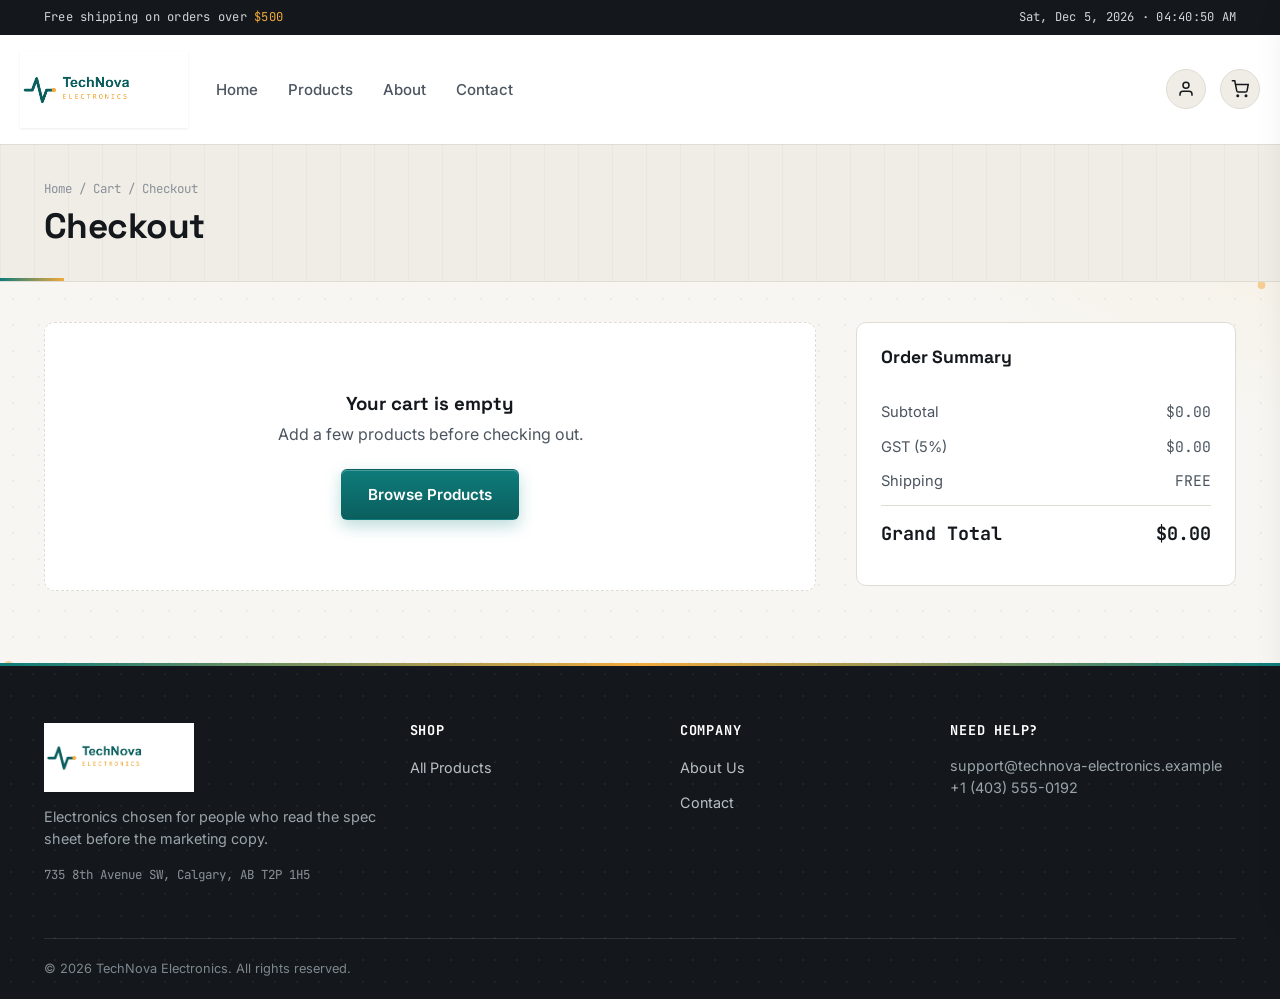
<file: checkout.html>
<!DOCTYPE html>
<html lang="en">
<head>
<meta charset="UTF-8">
<meta name="viewport" content="width=device-width, initial-scale=1.0">
<title>Checkout — TechNova Electronics</title>
<link rel="icon" href="images/logo.png" type="image/png">
<link rel="stylesheet" href="css/style.css">
<link rel="stylesheet" href="css/pages.css">
<link rel="stylesheet" href="css/responsive.css">
<link rel="stylesheet" href="css/decor.css">
</head>
<body>

<div class="topbar"><div class="container"><span>Free shipping on orders over <span class="accent-text">$500</span></span><span class="topbar-right" id="liveClock"></span></div></div>

<header class="site-header">
  <div class="container header-row">
    <a href="index.html" class="logo"><img src="images/logo.png" alt="TechNova Electronics"></a>
    <nav class="main-nav">
      <ul>
        <li><a href="index.html">Home</a></li>
        <li><a href="products.html">Products</a></li>
        <li><a href="about.html">About</a></li>
        <li><a href="contact.html">Contact</a></li>
      </ul>
    </nav>
    <div class="header-actions">
      <a href="#" class="icon-btn" aria-label="Login"><svg viewBox="0 0 24 24" fill="none" stroke-width="2"><path d="M20 21v-2a4 4 0 0 0-4-4H8a4 4 0 0 0-4 4v2"/><circle cx="12" cy="7" r="4"/></svg></a>
      <a href="cart.html" class="icon-btn" aria-label="Cart">
        <svg viewBox="0 0 24 24" fill="none" stroke-width="2"><circle cx="9" cy="21" r="1"/><circle cx="20" cy="21" r="1"/><path d="M1 1h4l2.68 13.39a2 2 0 0 0 2 1.61h9.72a2 2 0 0 0 2-1.61L23 6H6"/></svg>
        <span class="badge-count js-cart-count">0</span>
      </a>
      <button class="burger" id="burgerBtn" aria-label="Open menu"><span></span><span></span><span></span></button>
    </div>
  </div>
</header>

<div class="nav-overlay" id="navOverlay"></div>
<aside class="mobile-nav" id="mobileNav">
  <button class="close-mobile" id="closeMobileNav">✕</button>
  <ul>
    <li><a href="index.html">Home</a></li><li><a href="products.html">Products</a></li>
    <li><a href="about.html">About</a></li><li><a href="contact.html">Contact</a></li>
    <li><a href="cart.html">Cart</a></li><li><a href="checkout.html">Checkout</a></li>
  </ul>
</aside>

<section class="page-hero">
  <div class="container">
    <div class="breadcrumb"><a href="index.html">Home</a> / <a href="cart.html">Cart</a> / Checkout</div>
    <h1>Checkout</h1>
  </div>
</section>

<section class="section" style="padding-top:40px;">
  <div class="container">
    <div class="checkout-layout">

      <div id="checkoutFormsWrap">
        <form id="checkoutForm" novalidate>
          <div class="form-section">
            <h3><span class="step-no">1</span> Customer Information</h3>
            <div class="form-grid">
              <div class="form-field"><label>Full Name</label><input type="text" name="fullName" placeholder="Jane Doe"><span class="field-error">Required</span></div>
              <div class="form-field"><label>Email</label><input type="email" name="email" placeholder="jane@email.com"><span class="field-error">Required</span></div>
              <div class="form-field"><label>Phone</label><input type="tel" name="phone" placeholder="+1 555 123 4567"><span class="field-error">Required</span></div>
              <div class="form-field"><label>City</label><input type="text" name="city" placeholder="Calgary"><span class="field-error">Required</span></div>
              <div class="form-field full"><label>Address</label><input type="text" name="address" placeholder="123 Main Street"><span class="field-error">Required</span></div>
              <div class="form-field"><label>Province / State</label><input type="text" name="province" placeholder="Ontario"><span class="field-error">Required</span></div>
              <div class="form-field"><label>Postal Code</label><input type="text" name="postalCode" placeholder="M4B 1B3"><span class="field-error">Required</span></div>
            </div>
          </div>

          <div class="form-section">
            <h3><span class="step-no">2</span> Payment Method</h3>
            <div class="pay-methods">
              <label><input type="radio" name="paymentMethod" value="card" checked><span>💳 Credit Card</span></label>
              <label><input type="radio" name="paymentMethod" value="debit"><span>🏦 Debit Card</span></label>
              <label><input type="radio" name="paymentMethod" value="cod"><span>💵 Cash on Delivery</span></label>
            </div>
            <div class="card-fields show" id="cardFields">
              <div class="form-field full"><label>Card Number</label><input type="text" name="cardNumber" placeholder="1234 5678 9012 3456" inputmode="numeric"><span class="field-error">Required</span></div>
              <div class="form-field"><label>Expiry Date</label><input type="text" name="expiry" placeholder="MM/YY"><span class="field-error">Required</span></div>
              <div class="form-field"><label>CVV</label><input type="text" name="cvv" placeholder="123" inputmode="numeric"><span class="field-error">Required</span></div>
            </div>
          </div>

          <button type="submit" class="btn btn-primary btn-block" style="padding:16px;">Submit Order</button>
        </form>
      </div>

      <div class="summary-card">
        <h3>Order Summary</h3>
        <div class="order-summary-list" id="checkoutOrderList"></div>
        <div class="summary-row"><span>Subtotal</span><span class="mono" id="checkoutSubtotal">$0.00</span></div>
        <div class="summary-row"><span>GST (5%)</span><span class="mono" id="checkoutTax">$0.00</span></div>
        <div class="summary-row"><span>Shipping</span><span class="mono" id="checkoutShipping">$0.00</span></div>
        <div class="summary-row total"><span>Grand Total</span><span id="checkoutGrandTotal">$0.00</span></div>
      </div>
    </div>

    <div id="orderSuccessPanel" class="success-panel" style="display:none; background:var(--surface); border:1px solid var(--line); border-radius:var(--radius-l);">
      <div class="check-circle">✓</div>
      <h2>Thank You!</h2>
      <p>Your order has been placed successfully.</p>
      <p>A confirmation has been sent to <strong id="orderEmailNote"></strong></p>
      <div class="order-id-chip mono" id="orderIdChip"></div>
      <div>
        <a href="index.html" class="btn btn-primary">Back to Home</a>
        <a href="products.html" class="btn btn-outline">Continue Shopping</a>
      </div>
    </div>
  </div>
</section>

<footer class="site-footer">
  <div class="container">
    <div class="footer-grid">
      <div><a href="index.html" class="logo" style="width:150px; display:block; margin-bottom:14px;"><img src="images/logo.png" alt="TechNova Electronics"></a><p>Electronics chosen for people who read the spec sheet before the marketing copy.</p><p class="mono" style="font-size:0.78rem; color:#8a9098; margin-top:10px;">735 8th Avenue SW, Calgary, AB T2P 1H5</p></div>
      <div><h4>Shop</h4><ul><li><a href="products.html">All Products</a></li></ul></div>
      <div><h4>Company</h4><ul><li><a href="about.html">About Us</a></li><li><a href="contact.html">Contact</a></li></ul></div>
      <div><h4>Need Help?</h4><p>support@technova-electronics.example<br>+1 (403) 555-0192</p></div>
    </div>
    <div class="footer-bottom"><span>© 2026 TechNova Electronics. All rights reserved.</span></div>
  </div>
</footer>

<button class="scroll-top-btn" id="scrollTopBtn" aria-label="Scroll to top"><svg viewBox="0 0 24 24" width="18" height="18" fill="none" stroke="currentColor" stroke-width="2"><line x1="12" y1="19" x2="12" y2="5"/><polyline points="5 12 12 5 19 12"/></svg></button>

<script src="jquery/jquery.min.js"></script>
<script src="js/products-data.js"></script>
<script src="js/cart.js"></script>
<script src="js/script.js"></script>
<script src="js/checkout.js"></script>
<script src="js/validation.js"></script>
<script src="jquery/jquery-script.js"></script>
</body>
</html>
</file>
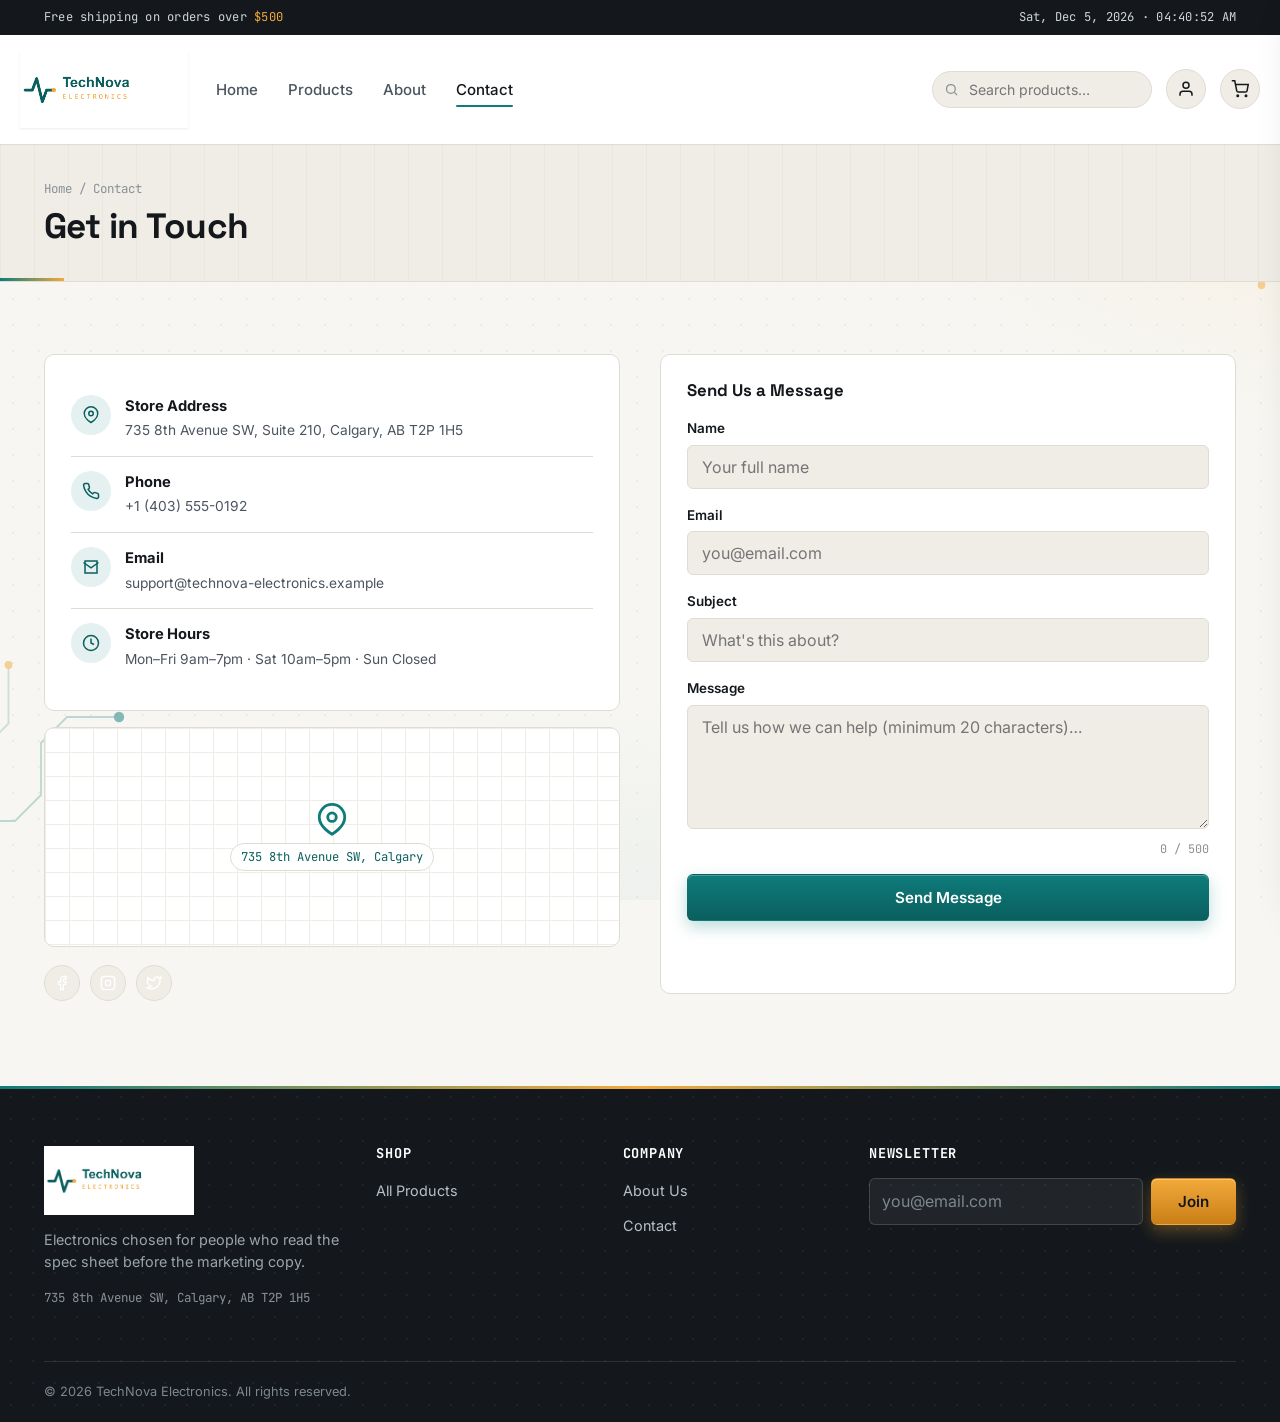
<file: contact.html>
<!DOCTYPE html>
<html lang="en">
<head>
<meta charset="UTF-8">
<meta name="viewport" content="width=device-width, initial-scale=1.0">
<title>Contact Us — TechNova Electronics</title>
<link rel="icon" href="images/logo.png" type="image/png">
<link rel="stylesheet" href="css/style.css">
<link rel="stylesheet" href="css/pages.css">
<link rel="stylesheet" href="css/responsive.css">
<link rel="stylesheet" href="css/decor.css">
</head>
<body>

<div class="topbar"><div class="container"><span>Free shipping on orders over <span class="accent-text">$500</span></span><span class="topbar-right" id="liveClock"></span></div></div>

<header class="site-header">
  <div class="container header-row">
    <a href="index.html" class="logo"><img src="images/logo.png" alt="TechNova Electronics"></a>
    <nav class="main-nav">
      <ul>
        <li><a href="index.html">Home</a></li>
        <li><a href="products.html">Products</a></li>
        <li><a href="about.html">About</a></li>
        <li><a href="contact.html" class="active">Contact</a></li>
      </ul>
    </nav>
    <div class="header-actions">
      <div class="search-box">
        <svg viewBox="0 0 24 24" fill="none" stroke-width="2"><circle cx="11" cy="11" r="7"/><line x1="21" y1="21" x2="16.65" y2="16.65"/></svg>
        <input type="text" id="navSearchInput" placeholder="Search products…" autocomplete="off">
        <div class="search-suggest" id="searchSuggestBox"></div>
      </div>
      <a href="#" class="icon-btn" aria-label="Login"><svg viewBox="0 0 24 24" fill="none" stroke-width="2"><path d="M20 21v-2a4 4 0 0 0-4-4H8a4 4 0 0 0-4 4v2"/><circle cx="12" cy="7" r="4"/></svg></a>
      <a href="cart.html" class="icon-btn" aria-label="Cart">
        <svg viewBox="0 0 24 24" fill="none" stroke-width="2"><circle cx="9" cy="21" r="1"/><circle cx="20" cy="21" r="1"/><path d="M1 1h4l2.68 13.39a2 2 0 0 0 2 1.61h9.72a2 2 0 0 0 2-1.61L23 6H6"/></svg>
        <span class="badge-count js-cart-count">0</span>
      </a>
      <button class="burger" id="burgerBtn" aria-label="Open menu"><span></span><span></span><span></span></button>
    </div>
  </div>
</header>

<div class="nav-overlay" id="navOverlay"></div>
<aside class="mobile-nav" id="mobileNav">
  <button class="close-mobile" id="closeMobileNav">✕</button>
  <ul>
    <li><a href="index.html">Home</a></li><li><a href="products.html">Products</a></li>
    <li><a href="about.html">About</a></li><li><a href="contact.html">Contact</a></li>
    <li><a href="cart.html">Cart</a></li><li><a href="checkout.html">Checkout</a></li>
  </ul>
</aside>

<section class="page-hero">
  <div class="container">
    <div class="breadcrumb"><a href="index.html">Home</a> / Contact</div>
    <h1>Get in Touch</h1>
  </div>
</section>

<section class="section">
  <div class="container">
    <div class="contact-layout">

      <div>
        <div class="contact-info-card">
          <div class="contact-info-row">
            <div class="ci-icon"><svg viewBox="0 0 24 24" fill="none" stroke-width="2"><path d="M21 10c0 7-9 12-9 12s-9-5-9-12a9 9 0 0 1 18 0z"/><circle cx="12" cy="10" r="3"/></svg></div>
            <div><h5>Store Address</h5><p>735 8th Avenue SW, Suite 210, Calgary, AB T2P 1H5</p></div>
          </div>
          <div class="contact-info-row">
            <div class="ci-icon"><svg viewBox="0 0 24 24" fill="none" stroke-width="2"><path d="M22 16.92v3a2 2 0 0 1-2.18 2 19.79 19.79 0 0 1-8.63-3.07 19.5 19.5 0 0 1-6-6 19.79 19.79 0 0 1-3.07-8.67A2 2 0 0 1 4.11 2h3a2 2 0 0 1 2 1.72c.127.96.361 1.903.7 2.81a2 2 0 0 1-.45 2.11L8.09 9.91a16 16 0 0 0 6 6l1.27-1.27a2 2 0 0 1 2.11-.45c.907.339 1.85.573 2.81.7A2 2 0 0 1 22 16.92z"/></svg></div>
            <div><h5>Phone</h5><p>+1 (403) 555-0192</p></div>
          </div>
          <div class="contact-info-row">
            <div class="ci-icon"><svg viewBox="0 0 24 24" fill="none" stroke-width="2"><path d="M4 4h16v16H4z"/><path d="m22 6-10 7L2 6"/></svg></div>
            <div><h5>Email</h5><p>support@technova-electronics.example</p></div>
          </div>
          <div class="contact-info-row">
            <div class="ci-icon"><svg viewBox="0 0 24 24" fill="none" stroke-width="2"><circle cx="12" cy="12" r="10"/><polyline points="12 6 12 12 16 14"/></svg></div>
            <div><h5>Store Hours</h5><p>Mon–Fri 9am–7pm · Sat 10am–5pm · Sun Closed</p></div>
          </div>
        </div>

        <div class="map-placeholder">
          <div class="pin">
            <svg viewBox="0 0 24 24" fill="none" stroke="#0E7C7B" stroke-width="2"><path d="M21 10c0 7-9 12-9 12s-9-5-9-12a9 9 0 0 1 18 0z"/><circle cx="12" cy="10" r="3"/></svg>
            <span>735 8th Avenue SW, Calgary</span>
          </div>
        </div>

        <div class="footer-social" style="margin-top:18px;">
          <a href="#" aria-label="Facebook" style="background:var(--surface-alt); border:1px solid var(--line);"><svg viewBox="0 0 24 24" fill="none" stroke="#14181C" stroke-width="2"><path d="M18 2h-3a5 5 0 0 0-5 5v3H7v4h3v8h4v-8h3l1-4h-4V7a1 1 0 0 1 1-1h3z"/></svg></a>
          <a href="#" aria-label="Instagram" style="background:var(--surface-alt); border:1px solid var(--line);"><svg viewBox="0 0 24 24" fill="none" stroke="#14181C" stroke-width="2"><rect x="2" y="2" width="20" height="20" rx="5"/><circle cx="12" cy="12" r="4"/></svg></a>
          <a href="#" aria-label="Twitter" style="background:var(--surface-alt); border:1px solid var(--line);"><svg viewBox="0 0 24 24" fill="none" stroke="#14181C" stroke-width="2"><path d="M23 3a10.9 10.9 0 0 1-3.14 1.53 4.48 4.48 0 0 0-7.86 3v1A10.66 10.66 0 0 1 3 4s-4 9 5 13a11.64 11.64 0 0 1-7 2c9 5 20 0 20-11.5a4.5 4.5 0 0 0-.08-.83A7.72 7.72 0 0 0 23 3z"/></svg></a>
        </div>
      </div>

      <div class="form-section">
        <h3>Send Us a Message</h3>
        <form id="contactForm" novalidate>
          <div class="form-field">
            <label>Name</label>
            <input type="text" name="name" placeholder="Your full name">
            <span class="field-error">Please enter your name.</span>
          </div>
          <div class="form-field">
            <label>Email</label>
            <input type="email" name="email" placeholder="you@email.com">
            <span class="field-error">Please enter a valid email.</span>
          </div>
          <div class="form-field">
            <label>Subject</label>
            <input type="text" name="subject" placeholder="What's this about?">
            <span class="field-error">Please enter a subject.</span>
          </div>
          <div class="form-field">
            <label>Message</label>
            <textarea name="message" id="contactMessage" rows="5" maxlength="500" placeholder="Tell us how we can help (minimum 20 characters)…"></textarea>
            <div class="char-counter" id="msgCharCount">0 / 500</div>
            <span class="field-error">Message must be at least 20 characters.</span>
          </div>
          <button type="submit" class="btn btn-primary btn-block">Send Message</button>
        </form>
        <div class="confirm-msg" id="contactConfirm">✓ Thanks for reaching out — our team will reply within one business day.</div>
      </div>
    </div>
  </div>
</section>

<footer class="site-footer">
  <div class="container">
    <div class="footer-grid">
      <div><a href="index.html" class="logo" style="width:150px; display:block; margin-bottom:14px;"><img src="images/logo.png" alt="TechNova Electronics"></a><p>Electronics chosen for people who read the spec sheet before the marketing copy.</p><p class="mono" style="font-size:0.78rem; color:#8a9098; margin-top:10px;">735 8th Avenue SW, Calgary, AB T2P 1H5</p></div>
      <div><h4>Shop</h4><ul><li><a href="products.html">All Products</a></li></ul></div>
      <div><h4>Company</h4><ul><li><a href="about.html">About Us</a></li><li><a href="contact.html">Contact</a></li></ul></div>
      <div><h4>Newsletter</h4><form class="newsletter-form" id="newsletterForm"><input type="email" placeholder="you@email.com" required><button class="btn btn-amber" type="submit">Join</button></form><div id="newsletterMsg" style="font-size:0.8rem; margin-top:8px; display:none;"></div></div>
    </div>
    <div class="footer-bottom"><span>© 2026 TechNova Electronics. All rights reserved.</span></div>
  </div>
</footer>

<button class="scroll-top-btn" id="scrollTopBtn" aria-label="Scroll to top"><svg viewBox="0 0 24 24" width="18" height="18" fill="none" stroke="currentColor" stroke-width="2"><line x1="12" y1="19" x2="12" y2="5"/><polyline points="5 12 12 5 19 12"/></svg></button>

<script src="jquery/jquery.min.js"></script>
<script src="js/products-data.js"></script>
<script src="js/cart.js"></script>
<script src="js/script.js"></script>
<script src="js/validation.js"></script>
<script src="jquery/jquery-script.js"></script>
</body>
</html>
</file>
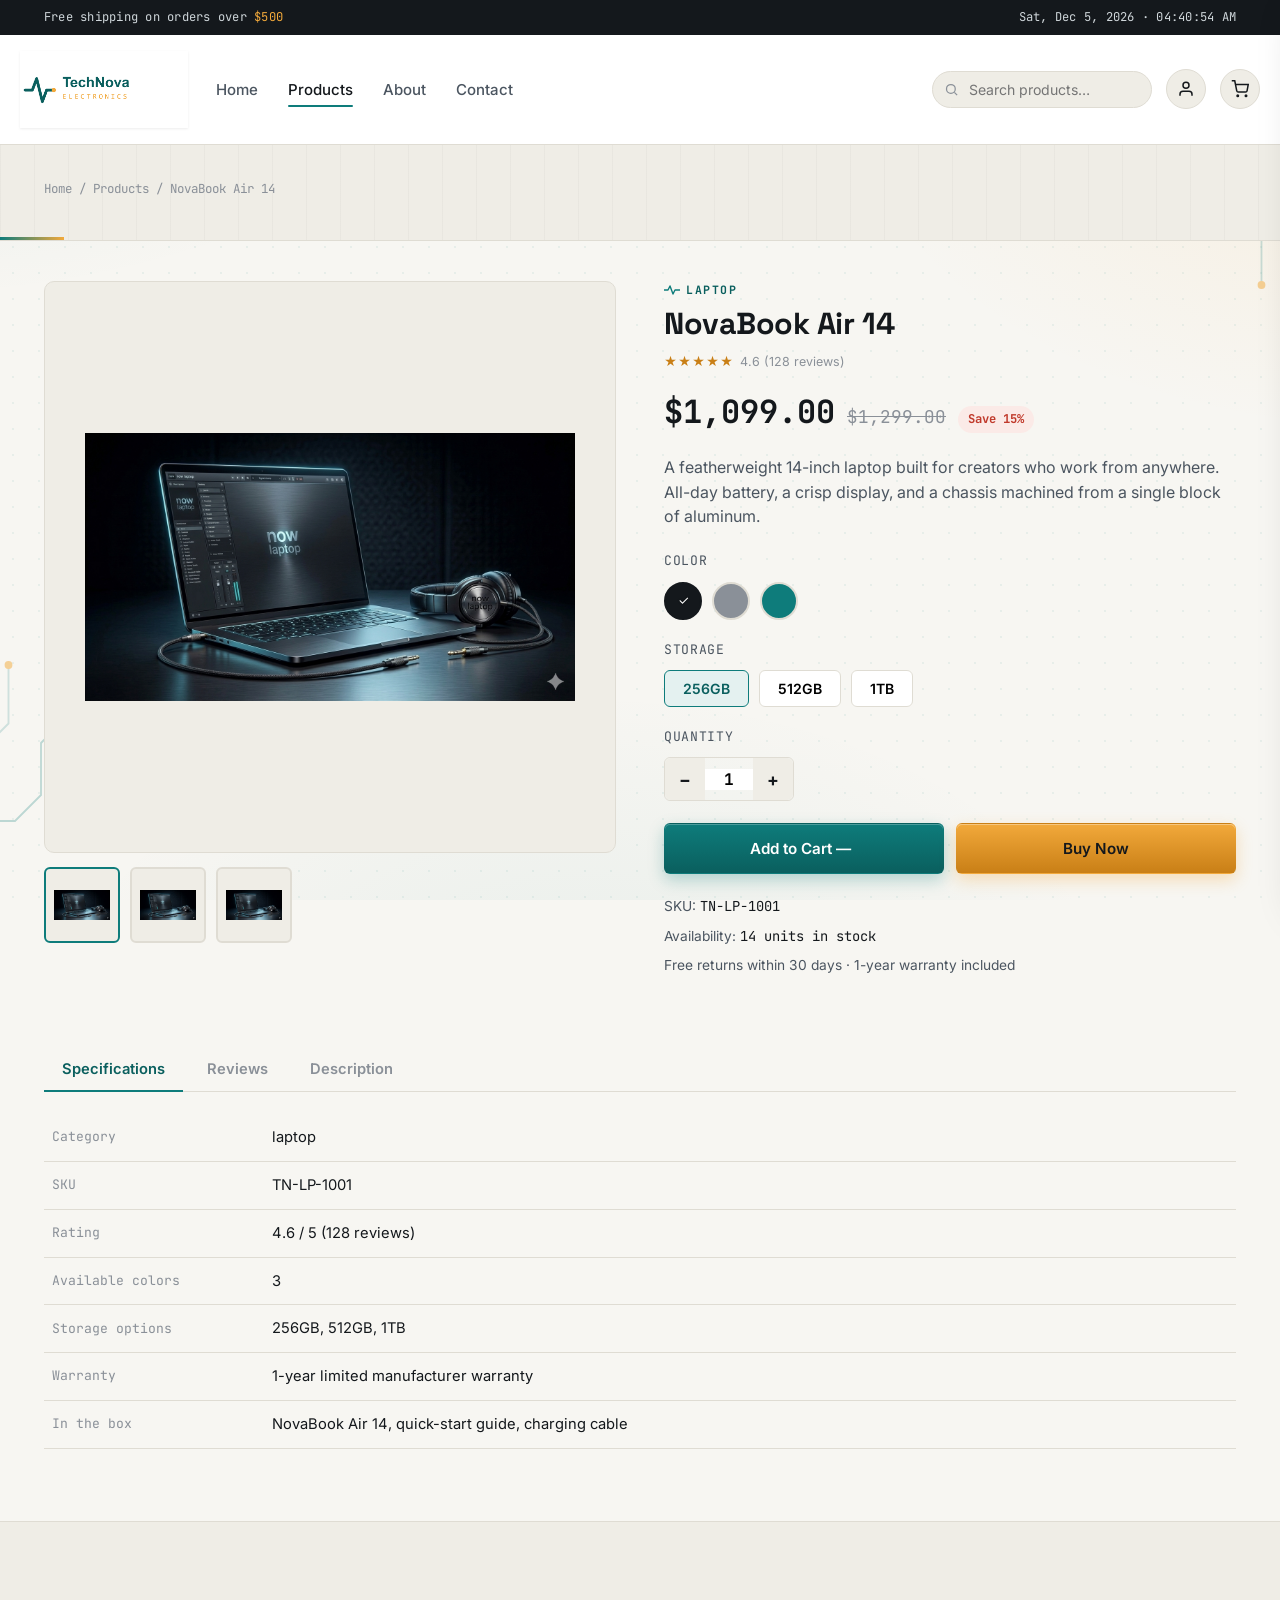
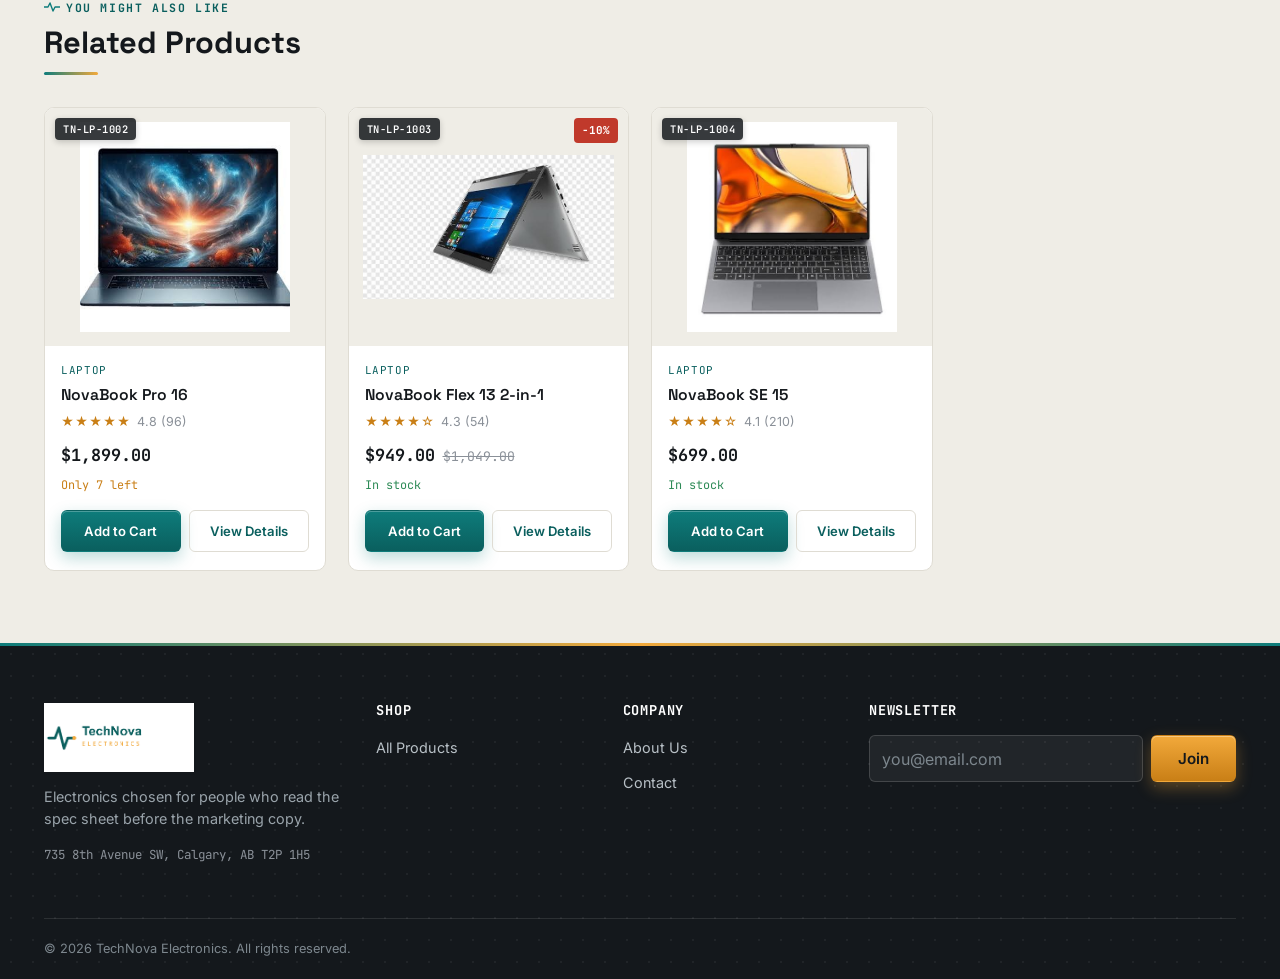
<file: product-details.html>
<!DOCTYPE html>
<html lang="en">
<head>
<meta charset="UTF-8">
<meta name="viewport" content="width=device-width, initial-scale=1.0">
<title>Product Details — TechNova Electronics</title>
<link rel="icon" href="images/logo.png" type="image/png">
<link rel="stylesheet" href="css/style.css">
<link rel="stylesheet" href="css/pages.css">
<link rel="stylesheet" href="css/responsive.css">
<link rel="stylesheet" href="css/decor.css">
</head>
<body>

<div class="topbar"><div class="container"><span>Free shipping on orders over <span class="accent-text">$500</span></span><span class="topbar-right" id="liveClock"></span></div></div>

<header class="site-header">
  <div class="container header-row">
    <a href="index.html" class="logo"><img src="images/logo.png" alt="TechNova Electronics"></a>
    <nav class="main-nav">
      <ul>
        <li><a href="index.html">Home</a></li>
        <li><a href="products.html" class="active">Products</a></li>
        <li><a href="about.html">About</a></li>
        <li><a href="contact.html">Contact</a></li>
      </ul>
    </nav>
    <div class="header-actions">
      <div class="search-box">
        <svg viewBox="0 0 24 24" fill="none" stroke-width="2"><circle cx="11" cy="11" r="7"/><line x1="21" y1="21" x2="16.65" y2="16.65"/></svg>
        <input type="text" id="navSearchInput" placeholder="Search products…" autocomplete="off">
        <div class="search-suggest" id="searchSuggestBox"></div>
      </div>
      <a href="#" class="icon-btn" aria-label="Login"><svg viewBox="0 0 24 24" fill="none" stroke-width="2"><path d="M20 21v-2a4 4 0 0 0-4-4H8a4 4 0 0 0-4 4v2"/><circle cx="12" cy="7" r="4"/></svg></a>
      <a href="cart.html" class="icon-btn" aria-label="Cart">
        <svg viewBox="0 0 24 24" fill="none" stroke-width="2"><circle cx="9" cy="21" r="1"/><circle cx="20" cy="21" r="1"/><path d="M1 1h4l2.68 13.39a2 2 0 0 0 2 1.61h9.72a2 2 0 0 0 2-1.61L23 6H6"/></svg>
        <span class="badge-count js-cart-count">0</span>
      </a>
      <button class="burger" id="burgerBtn" aria-label="Open menu"><span></span><span></span><span></span></button>
    </div>
  </div>
</header>

<div class="nav-overlay" id="navOverlay"></div>
<aside class="mobile-nav" id="mobileNav">
  <button class="close-mobile" id="closeMobileNav">✕</button>
  <ul>
    <li><a href="index.html">Home</a></li><li><a href="products.html">Products</a></li>
    <li><a href="about.html">About</a></li><li><a href="contact.html">Contact</a></li>
    <li><a href="cart.html">Cart</a></li><li><a href="checkout.html">Checkout</a></li>
  </ul>
</aside>

<section class="page-hero">
  <div class="container">
    <div class="breadcrumb"><a href="index.html">Home</a> / <a href="products.html">Products</a> / <span id="breadcrumbProductName">Product</span></div>
  </div>
</section>

<div id="productDetailsRoot">
<section class="section" style="padding-top:40px;">
  <div class="container">
    <div class="pd-layout">
      <div class="pd-gallery">
        <div class="pd-gallery-main" id="pdMainImageWrap">
          <img id="pdMainImage" src="" alt="Product image">
        </div>
        <div class="pd-thumbs" id="pdThumbs"></div>
      </div>

      <div class="pd-info">
        <span class="eyebrow" id="pdCategory">Category</span>
        <h1 id="pdName">Product Name</h1>
        <div class="rating"><span class="stars" id="pdRatingStars"></span><span id="pdRatingText"></span></div>

        <div class="pd-price-block">
          <span class="price" id="pdPrice"></span>
          <span id="pdOldPriceWrap" style="display:none; align-items:baseline; gap:12px;">
            <span class="old-price" id="pdOldPrice"></span>
            <span class="save-chip" id="pdSaveChip"></span>
          </span>
        </div>

        <p class="pd-desc" id="pdDesc"></p>

        <div class="option-group" id="pdColorGroup">
          <label class="opt-label">Color</label>
          <div class="swatches"></div>
        </div>

        <div class="option-group" id="pdStorageGroup">
          <label class="opt-label">Storage</label>
          <div class="storage-opts"></div>
        </div>

        <div class="option-group">
          <label class="opt-label">Quantity</label>
          <div class="qty-selector">
            <button type="button" id="pdQtyMinus">−</button>
            <input type="text" id="pdQtyInput" value="1" readonly>
            <button type="button" id="pdQtyPlus">+</button>
          </div>
        </div>

        <div class="pd-cta-row">
          <button type="button" class="btn btn-primary" id="pdAddToCartBtn">Add to Cart — <span id="pdLineTotal"></span></button>
          <button type="button" class="btn btn-amber" id="pdBuyNowBtn">Buy Now</button>
        </div>

        <div class="pd-meta-list">
          <span>SKU: <span class="mono" id="pdSku"></span></span>
          <span>Availability: <span class="mono" id="pdStock"></span></span>
          <span>Free returns within 30 days · 1-year warranty included</span>
        </div>
      </div>
    </div>
  </div>
</section>

<section class="section" style="padding-top:0;">
  <div class="container">
    <div class="tabs-nav">
      <button type="button" data-tab="tabSpecs" class="active">Specifications</button>
      <button type="button" data-tab="tabReviews">Reviews</button>
      <button type="button" data-tab="tabDescription">Description</button>
    </div>
    <div class="tab-panel active" id="tabSpecs">
      <table class="spec-table"><tbody id="pdSpecTable"></tbody></table>
    </div>
    <div class="tab-panel" id="tabReviews">
      <div id="pdReviewsList"></div>
    </div>
    <div class="tab-panel" id="tabDescription">
      <p id="pdDescLong" style="color:var(--ink-soft); max-width:70ch;" class="js-desc-long"></p>
    </div>
  </div>
</section>

<section class="section" style="background:var(--surface-alt); border-top:1px solid var(--line);">
  <div class="container">
    <div class="section-head"><div><span class="eyebrow">You might also like</span><h2>Related Products</h2></div></div>
    <div class="product-grid" id="relatedGrid"></div>
  </div>
</section>
</div>

<footer class="site-footer">
  <div class="container">
    <div class="footer-grid">
      <div><a href="index.html" class="logo" style="width:150px; display:block; margin-bottom:14px;"><img src="images/logo.png" alt="TechNova Electronics"></a><p>Electronics chosen for people who read the spec sheet before the marketing copy.</p><p class="mono" style="font-size:0.78rem; color:#8a9098; margin-top:10px;">735 8th Avenue SW, Calgary, AB T2P 1H5</p></div>
      <div><h4>Shop</h4><ul><li><a href="products.html">All Products</a></li></ul></div>
      <div><h4>Company</h4><ul><li><a href="about.html">About Us</a></li><li><a href="contact.html">Contact</a></li></ul></div>
      <div><h4>Newsletter</h4><form class="newsletter-form" id="newsletterForm"><input type="email" placeholder="you@email.com" required><button class="btn btn-amber" type="submit">Join</button></form><div id="newsletterMsg" style="font-size:0.8rem; margin-top:8px; display:none;"></div></div>
    </div>
    <div class="footer-bottom"><span>© 2026 TechNova Electronics. All rights reserved.</span></div>
  </div>
</footer>

<button class="scroll-top-btn" id="scrollTopBtn" aria-label="Scroll to top"><svg viewBox="0 0 24 24" width="18" height="18" fill="none" stroke="currentColor" stroke-width="2"><line x1="12" y1="19" x2="12" y2="5"/><polyline points="5 12 12 5 19 12"/></svg></button>

<script src="jquery/jquery.min.js"></script>
<script src="js/products-data.js"></script>
<script src="js/cart.js"></script>
<script src="js/script.js"></script>
<script src="js/product-details.js"></script>
<script src="jquery/jquery-script.js"></script>
<script>
  document.addEventListener('DOMContentLoaded', () => {
    // Fill long-description tab once product loads
    const t = setInterval(() => {
      if (TN_CURRENT_PRODUCT) {
        document.getElementById('pdDescLong').textContent = TN_CURRENT_PRODUCT.desc + " Designed and quality-tested by TechNova engineers, every unit ships with full documentation and regional plug/voltage support.";
        clearInterval(t);
      }
    }, 100);
  });
</script>
</body>
</html>
</file>
<file: css/style.css>
/* ==========================================================================
   TechNova Electronics — Main Stylesheet
   Design language: "Spec Sheet" — electronics products styled like
   datasheet cards. Teal/graphite base, amber signal accent, mono
   utility type for prices & SKUs, schematic-line iconography.
   ========================================================================== */

@import url('https://fonts.googleapis.com/css2?family=Space+Grotesk:wght@500;600;700&family=Inter:wght@400;500;600&family=JetBrains+Mono:wght@400;500;700&display=swap');

/* -------------------- Design Tokens -------------------- */
:root {
  --bg: #F7F6F2;
  --surface: #FFFFFF;
  --surface-alt: #EFEDE6;
  --ink: #14181C;
  --ink-soft: #4B5560;
  --ink-faint: #8A9098;
  --line: #DFDCD3;
  --accent: #0E7C7B;
  --accent-dark: #0A5F5E;
  --accent-soft: #E4F1F0;
  --amber: #F2A93B;
  --amber-dark: #C97F16;
  --danger: #C0392B;
  --danger-soft: #FBEAE7;
  --ok: #2E8B57;

  --font-display: 'Space Grotesk', sans-serif;
  --font-body: 'Inter', sans-serif;
  --font-mono: 'JetBrains Mono', monospace;

  --radius-s: 6px;
  --radius-m: 10px;
  --radius-l: 18px;
  --shadow-card: 0 1px 2px rgba(20,24,28,0.04), 0 8px 24px rgba(20,24,28,0.06);
  --shadow-pop: 0 12px 40px rgba(20,24,28,0.18);
  --header-h: 76px;
}

/* -------------------- Reset -------------------- */
* { box-sizing: border-box; margin: 0; padding: 0; }
html { scroll-behavior: smooth; }
body {
  font-family: var(--font-body);
  background: var(--bg);
  color: var(--ink);
  line-height: 1.55;
  -webkit-font-smoothing: antialiased;
}
img { max-width: 100%; display: block; }
a { color: inherit; text-decoration: none; }
ul { list-style: none; }
button { font-family: inherit; cursor: pointer; }
input, select, textarea { font-family: inherit; font-size: 1rem; }
:focus-visible { outline: 2px solid var(--accent); outline-offset: 2px; }

h1, h2, h3, h4 { font-family: var(--font-display); line-height: 1.15; color: var(--ink); }
.eyebrow {
  font-family: var(--font-mono);
  letter-spacing: 0.14em;
  text-transform: uppercase;
  font-size: 0.72rem;
  color: var(--accent-dark);
  font-weight: 700;
}
.mono { font-family: var(--font-mono); }

.container {
  width: 100%;
  max-width: 1240px;
  margin: 0 auto;
  padding: 0 24px;
}
.section { padding: 72px 0; }
.section-head {
  display: flex;
  align-items: flex-end;
  justify-content: space-between;
  gap: 16px;
  margin-bottom: 32px;
  flex-wrap: wrap;
}
.section-head h2 { font-size: clamp(1.6rem, 2.4vw, 2.2rem); margin-top: 6px; }
.section-head p.lede { color: var(--ink-soft); max-width: 46ch; margin-top: 8px; }

/* -------------------- Buttons -------------------- */
.btn {
  display: inline-flex;
  align-items: center;
  justify-content: center;
  gap: 8px;
  padding: 13px 26px;
  border-radius: var(--radius-s);
  font-weight: 600;
  font-size: 0.95rem;
  border: 1.5px solid transparent;
  transition: transform 0.15s ease, background 0.2s ease, border-color 0.2s ease, color 0.2s ease;
  white-space: nowrap;
}
.btn:active { transform: translateY(1px); }
.btn-primary { background: var(--accent); color: #fff; }
.btn-primary:hover { background: var(--accent-dark); }
.btn-amber { background: var(--amber); color: var(--ink); }
.btn-amber:hover { background: var(--amber-dark); color: #fff; }
.btn-outline { background: transparent; border-color: var(--ink); color: var(--ink); }
.btn-outline:hover { background: var(--ink); color: #fff; }
.btn-ghost { background: transparent; color: var(--accent-dark); border-color: var(--line); }
.btn-ghost:hover { border-color: var(--accent); background: var(--accent-soft); }
.btn-block { width: 100%; }
.btn-sm { padding: 8px 16px; font-size: 0.82rem; }
.btn[disabled] { opacity: 0.5; cursor: not-allowed; }

/* -------------------- Top bar -------------------- */
.topbar {
  background: var(--ink);
  color: #cfd6da;
  font-family: var(--font-mono);
  font-size: 0.76rem;
  letter-spacing: 0.02em;
}
.topbar .container {
  display: flex;
  justify-content: space-between;
  align-items: center;
  padding-top: 8px;
  padding-bottom: 8px;
  gap: 12px;
  flex-wrap: wrap;
}
.topbar span.accent-text { color: var(--amber); }

/* -------------------- Header -------------------- */
header.site-header {
  background: var(--surface);
  border-bottom: 1px solid var(--line);
  position: sticky;
  top: 0;
  z-index: 500;
  transition: box-shadow 0.25s ease, padding 0.25s ease;
}
header.site-header.is-stuck { box-shadow: 0 4px 18px rgba(20,24,28,0.08); }
.header-row {
  display: flex;
  align-items: center;
  gap: 28px;
  padding: 16px 0;
  transition: padding 0.25s ease;
}
header.site-header.is-stuck .header-row { padding: 10px 0; }
.logo { width: 168px; flex-shrink: 0; }
.logo img { width: 100%; }

nav.main-nav { flex: 1; }
nav.main-nav ul { display: flex; gap: 30px; }
nav.main-nav a {
  font-weight: 500;
  font-size: 0.94rem;
  color: var(--ink-soft);
  position: relative;
  padding: 6px 0;
}
nav.main-nav a.active,
nav.main-nav a:hover { color: var(--ink); }
nav.main-nav a.active::after {
  content: "";
  position: absolute;
  left: 0; right: 0; bottom: -2px;
  height: 2px;
  background: var(--accent);
  border-radius: 2px;
}

.header-actions { display: flex; align-items: center; gap: 14px; }

.search-box { position: relative; display: flex; align-items: center; }
.search-box input {
  width: 220px;
  padding: 9px 14px 9px 36px;
  border: 1.5px solid var(--line);
  border-radius: 999px;
  background: var(--surface-alt);
  font-size: 0.88rem;
  transition: width 0.25s ease, border-color 0.2s ease;
}
.search-box input:focus { width: 270px; border-color: var(--accent); background: #fff; }
.search-box svg { position: absolute; left: 12px; width: 15px; height: 15px; stroke: var(--ink-faint); pointer-events: none; }
.search-suggest {
  position: absolute;
  top: calc(100% + 8px);
  left: 0; right: 0;
  background: #fff;
  border: 1px solid var(--line);
  border-radius: var(--radius-m);
  box-shadow: var(--shadow-pop);
  overflow: hidden;
  z-index: 50;
  display: none;
}
.search-suggest a {
  display: flex; justify-content: space-between;
  padding: 10px 14px; font-size: 0.86rem; color: var(--ink-soft);
  border-bottom: 1px solid var(--line);
}
.search-suggest a:last-child { border-bottom: none; }
.search-suggest a:hover { background: var(--accent-soft); color: var(--accent-dark); }

.icon-btn {
  position: relative;
  width: 40px; height: 40px;
  display: flex; align-items: center; justify-content: center;
  border-radius: 50%;
  background: var(--surface-alt);
  border: 1px solid var(--line);
  transition: background 0.2s ease, border-color 0.2s ease;
}
.icon-btn:hover { background: var(--accent-soft); border-color: var(--accent); }
.icon-btn svg { width: 18px; height: 18px; stroke: var(--ink); }
.badge-count {
  position: absolute; top: -6px; right: -6px;
  background: var(--amber);
  color: var(--ink);
  font-family: var(--font-mono);
  font-size: 0.68rem;
  font-weight: 700;
  min-width: 18px; height: 18px;
  border-radius: 999px;
  display: flex; align-items: center; justify-content: center;
  padding: 0 4px;
  border: 2px solid var(--surface);
}

.burger { display: none; width: 40px; height: 40px; border: 1px solid var(--line); border-radius: 8px; background: var(--surface-alt); flex-direction: column; align-items: center; justify-content: center; gap: 4px; }
.burger span { width: 20px; height: 2px; background: var(--ink); border-radius: 2px; }

/* Mobile slide menu */
.mobile-nav {
  position: fixed; top: 0; right: -320px; width: 300px; height: 100%;
  background: var(--surface); z-index: 900; box-shadow: var(--shadow-pop);
  padding: 24px; transition: right 0.3s ease;
  overflow-y: auto;
}
.mobile-nav.open { right: 0; }
.mobile-nav .close-mobile { width: 36px; height: 36px; border-radius: 50%; background: var(--surface-alt); border: none; margin-bottom: 24px; font-size: 1.2rem; }
.mobile-nav ul { display: flex; flex-direction: column; gap: 4px; }
.mobile-nav a { display: block; padding: 12px 6px; border-bottom: 1px solid var(--line); font-weight: 500; }
.nav-overlay { position: fixed; inset: 0; background: rgba(20,24,28,0.4); z-index: 850; display: none; }
.nav-overlay.show { display: block; }

/* -------------------- Welcome Popup -------------------- */
.modal-overlay {
  position: fixed; inset: 0; background: rgba(20,24,28,0.55);
  display: none; align-items: center; justify-content: center; z-index: 2000; padding: 20px;
}
.modal-overlay.show { display: flex; }
.welcome-modal {
  background: var(--surface); border-radius: var(--radius-l);
  max-width: 440px; width: 100%; padding: 36px 32px; position: relative;
  box-shadow: var(--shadow-pop); text-align: center;
  border-top: 4px solid var(--amber);
}
.welcome-modal .modal-close {
  position: absolute; top: 14px; right: 14px;
  width: 30px; height: 30px; border-radius: 50%; border: none;
  background: var(--surface-alt); font-size: 1rem;
}
.welcome-modal .eyebrow { display: block; margin-bottom: 10px; }
.welcome-modal h3 { font-size: 1.5rem; margin-bottom: 10px; }
.welcome-modal p { color: var(--ink-soft); margin-bottom: 20px; font-size: 0.95rem; }
.coupon-chip {
  display: inline-flex; align-items: center; gap: 8px;
  font-family: var(--font-mono); font-weight: 700; letter-spacing: 0.06em;
  background: var(--accent-soft); color: var(--accent-dark);
  padding: 10px 18px; border-radius: 999px; margin-bottom: 20px;
  border: 1.5px dashed var(--accent);
}

/* -------------------- Hero -------------------- */
.hero {
  background: linear-gradient(180deg, var(--surface-alt) 0%, var(--bg) 100%);
  border-bottom: 1px solid var(--line);
  overflow: hidden;
}
.hero .container {
  display: grid;
  grid-template-columns: 1fr 1fr;
  align-items: center;
  gap: 40px;
  padding-top: 56px;
  padding-bottom: 56px;
  min-height: 520px;
}
.hero-copy .eyebrow { margin-bottom: 16px; display: block; }
.hero-copy h1 {
  font-size: clamp(2.2rem, 4.4vw, 3.4rem);
  margin-bottom: 18px;
  letter-spacing: -0.01em;
}
.hero-copy h1 span { color: var(--accent); }
.hero-copy p { color: var(--ink-soft); font-size: 1.08rem; max-width: 46ch; margin-bottom: 30px; }
.hero-actions { display: flex; gap: 14px; align-items: center; margin-bottom: 34px; }
.hero-stats { display: flex; gap: 32px; }
.hero-stats div strong { font-family: var(--font-mono); font-size: 1.3rem; color: var(--accent-dark); display: block; }
.hero-stats div span { font-size: 0.78rem; color: var(--ink-faint); }
.hero-media { position: relative; }
.hero-media img { border-radius: var(--radius-l); }

/* Deal ticker */
.deal-ticker {
  background: var(--ink); color: #fff; overflow: hidden; white-space: nowrap;
  border-bottom: 1px solid rgba(255,255,255,0.08);
}
.ticker-track {
  display: inline-flex; gap: 48px; padding: 10px 0;
  animation: ticker-scroll 26s linear infinite;
  font-family: var(--font-mono); font-size: 0.82rem;
}
.deal-ticker:hover .ticker-track { animation-play-state: paused; }
.ticker-track span { color: var(--amber); font-weight: 700; margin-right: 10px; }
@keyframes ticker-scroll {
  0% { transform: translateX(0); }
  100% { transform: translateX(-50%); }
}
@media (prefers-reduced-motion: reduce) {
  .ticker-track { animation: none; }
}

/* -------------------- Category cards -------------------- */
.cat-grid {
  display: grid;
  grid-template-columns: repeat(5, 1fr);
  gap: 20px;
}
.cat-card {
  background: var(--surface);
  border: 1px solid var(--line);
  border-radius: var(--radius-m);
  padding: 26px 18px;
  text-align: center;
  transition: transform 0.25s ease, box-shadow 0.25s ease, border-color 0.25s ease;
}
.cat-card:hover { transform: translateY(-6px); box-shadow: var(--shadow-card); border-color: var(--accent); }
.cat-card .cat-icon { width: 76px; height: 76px; margin: 0 auto 14px; border-radius: 50%; overflow: hidden; background: var(--surface-alt); }
.cat-card h3 { font-size: 1rem; margin-bottom: 4px; }
.cat-card span { font-size: 0.78rem; color: var(--ink-faint); font-family: var(--font-mono); }

/* -------------------- Product cards -------------------- */
.product-grid {
  display: grid;
  grid-template-columns: repeat(4, 1fr);
  gap: 22px;
}
.product-card {
  background: var(--surface);
  border: 1px solid var(--line);
  border-radius: var(--radius-m);
  overflow: hidden;
  position: relative;
  display: flex;
  flex-direction: column;
  transition: box-shadow 0.25s ease, transform 0.25s ease, border-color 0.2s ease;
}
.product-card:hover { box-shadow: var(--shadow-card); transform: translateY(-4px); border-color: var(--line); }
.product-media {
  position: relative;
  background: var(--surface-alt);
  aspect-ratio: 1/0.85;
  overflow: hidden;
}
.product-media img { width: 100%; height: 100%; object-fit: contain; padding: 14px; transition: transform 0.4s ease; }
.product-card:hover .product-media img { transform: scale(1.08) rotate(-1deg); }
.sku-tag {
  position: absolute; top: 10px; left: 10px;
  font-family: var(--font-mono); font-size: 0.65rem; letter-spacing: 0.05em;
  background: rgba(20,24,28,0.85); color: #fff; padding: 3px 8px; border-radius: 4px;
}
.sale-tag {
  position: absolute; top: 10px; right: 10px;
  background: var(--danger); color: #fff; font-size: 0.68rem; font-weight: 700;
  padding: 4px 8px; border-radius: 4px; font-family: var(--font-mono);
}
.wishlist-btn {
  position: absolute; bottom: 10px; right: 10px;
  width: 34px; height: 34px; border-radius: 50%; background: #fff;
  border: 1px solid var(--line); display: flex; align-items: center; justify-content: center;
  opacity: 0; transform: translateY(6px); transition: all 0.2s ease;
}
.product-card:hover .wishlist-btn { opacity: 1; transform: translateY(0); }
.wishlist-btn svg { width: 16px; height: 16px; stroke: var(--ink); fill: none; }
.wishlist-btn.active svg { fill: var(--danger); stroke: var(--danger); }

.product-info { padding: 16px 16px 18px; display: flex; flex-direction: column; gap: 8px; flex: 1; }
.product-info .p-cat { font-family: var(--font-mono); font-size: 0.68rem; color: var(--accent-dark); text-transform: uppercase; letter-spacing: 0.06em; }
.product-info h3 { font-size: 0.98rem; font-weight: 600; }
.product-info h3 a:hover { color: var(--accent-dark); }
.rating { display: flex; align-items: center; gap: 6px; font-size: 0.78rem; color: var(--ink-faint); }
.rating .stars { color: var(--amber-dark); letter-spacing: 1px; }
.price-row { display: flex; align-items: baseline; gap: 8px; margin-top: 2px; }
.price-row .price { font-family: var(--font-mono); font-weight: 700; font-size: 1.05rem; color: var(--ink); }
.price-row .old-price { font-family: var(--font-mono); font-size: 0.82rem; color: var(--ink-faint); text-decoration: line-through; }
.stock-line { font-size: 0.74rem; font-family: var(--font-mono); }
.stock-line.in { color: var(--ok); }
.stock-line.low { color: var(--amber-dark); }
.stock-line.out { color: var(--danger); }
.product-actions { display: flex; gap: 8px; margin-top: 8px; }
.product-actions .btn { flex: 1; padding: 10px 8px; font-size: 0.82rem; }

/* -------------------- Filters / toolbar (products page) -------------------- */
.toolbar {
  display: flex; align-items: center; justify-content: space-between;
  gap: 16px; flex-wrap: wrap; margin-bottom: 28px;
  padding: 14px 18px; background: var(--surface); border: 1px solid var(--line); border-radius: var(--radius-m);
}
.toolbar .count { font-family: var(--font-mono); font-size: 0.82rem; color: var(--ink-soft); }
.toolbar .sort-select {
  padding: 9px 12px; border: 1.5px solid var(--line); border-radius: var(--radius-s); background: var(--surface-alt);
}
.shop-layout { display: grid; grid-template-columns: 260px 1fr; gap: 28px; align-items: start; }
.filter-panel {
  background: var(--surface); border: 1px solid var(--line); border-radius: var(--radius-m);
  padding: 22px; position: sticky; top: calc(var(--header-h) + 20px);
}
.filter-group { border-bottom: 1px solid var(--line); padding: 16px 0; }
.filter-group:first-child { padding-top: 0; }
.filter-group:last-child { border-bottom: none; }
.filter-group h4 {
  font-size: 0.82rem; text-transform: uppercase; letter-spacing: 0.06em;
  display: flex; justify-content: space-between; align-items: center; cursor: pointer;
  font-family: var(--font-mono); color: var(--ink);
}
.filter-group h4::after { content: "−"; color: var(--ink-faint); }
.filter-group.collapsed h4::after { content: "+"; }
.filter-body { margin-top: 12px; display: flex; flex-direction: column; gap: 10px; }
.filter-group.collapsed .filter-body { display: none; }
.filter-body label { display: flex; align-items: center; gap: 8px; font-size: 0.88rem; color: var(--ink-soft); cursor: pointer; }
.filter-body input[type=checkbox], .filter-body input[type=radio] { accent-color: var(--accent); width: 15px; height: 15px; }
.filter-panel .btn { margin-top: 6px; }

/* -------------------- Accordion / Tabs -------------------- */
.accordion-item { border: 1px solid var(--line); border-radius: var(--radius-m); margin-bottom: 10px; overflow: hidden; background: var(--surface); }
.accordion-head {
  padding: 16px 18px; display: flex; justify-content: space-between; align-items: center;
  cursor: pointer; font-weight: 600; font-size: 0.95rem;
}
.accordion-head .plus { font-family: var(--font-mono); color: var(--accent-dark); transition: transform 0.25s ease; }
.accordion-item.open .plus { transform: rotate(45deg); }
.accordion-body { max-height: 0; overflow: hidden; transition: max-height 0.3s ease; padding: 0 18px; }
.accordion-item.open .accordion-body { padding: 0 18px 18px; }
.accordion-body p { color: var(--ink-soft); font-size: 0.92rem; }

.tabs-nav { display: flex; gap: 6px; border-bottom: 1px solid var(--line); margin-bottom: 22px; flex-wrap: wrap; }
.tabs-nav button {
  background: none; border: none; padding: 12px 18px; font-weight: 600; font-size: 0.92rem;
  color: var(--ink-faint); border-bottom: 2px solid transparent; margin-bottom: -1px;
}
.tabs-nav button.active { color: var(--accent-dark); border-color: var(--accent); }
.tab-panel { display: none; }
.tab-panel.active { display: block; }

/* -------------------- Scroll to top -------------------- */
.scroll-top-btn {
  position: fixed; bottom: 26px; right: 26px; width: 46px; height: 46px; border-radius: 50%;
  background: var(--ink); color: #fff; display: flex; align-items: center; justify-content: center;
  opacity: 0; visibility: hidden; transform: translateY(10px); transition: all 0.25s ease; z-index: 400;
  border: none; box-shadow: var(--shadow-card);
}
.scroll-top-btn.show { opacity: 1; visibility: visible; transform: translateY(0); }
.scroll-top-btn:hover { background: var(--accent); }

/* -------------------- Footer -------------------- */
footer.site-footer { background: var(--ink); color: #cfd6da; padding-top: 60px; }
.footer-grid {
  display: grid; grid-template-columns: 1.4fr 1fr 1fr 1.2fr; gap: 32px;
  padding-bottom: 40px; border-bottom: 1px solid rgba(255,255,255,0.1);
}
.footer-grid h4 { color: #fff; font-size: 0.85rem; text-transform: uppercase; letter-spacing: 0.06em; margin-bottom: 16px; font-family: var(--font-mono); }
.footer-grid p { color: #9aa4ab; font-size: 0.9rem; margin-bottom: 14px; }
.footer-grid ul li { margin-bottom: 10px; }
.footer-grid ul a { color: #b8c0c6; font-size: 0.9rem; }
.footer-grid ul a:hover { color: var(--amber); }
.footer-social { display: flex; gap: 10px; margin-top: 14px; }
.footer-social a { width: 36px; height: 36px; border-radius: 50%; background: rgba(255,255,255,0.06); display: flex; align-items: center; justify-content: center; }
.footer-social a:hover { background: var(--accent); }
.footer-social svg { width: 16px; height: 16px; stroke: #fff; }
.newsletter-form { display: flex; gap: 8px; margin-top: 6px; }
.newsletter-form input { flex: 1; padding: 10px 12px; border-radius: var(--radius-s); border: 1px solid rgba(255,255,255,0.15); background: rgba(255,255,255,0.06); color: #fff; }
.newsletter-form input::placeholder { color: #7d878e; }
.footer-bottom { display: flex; justify-content: space-between; align-items: center; padding: 20px 0; font-size: 0.8rem; color: #7d878e; flex-wrap: wrap; gap: 10px; }
.footer-bottom .mono { color: var(--amber); }

/* -------------------- Page hero (inner pages) -------------------- */
.page-hero {
  background: var(--surface-alt); border-bottom: 1px solid var(--line);
  padding: 34px 0; text-align: left;
}
.breadcrumb { font-family: var(--font-mono); font-size: 0.78rem; color: var(--ink-faint); margin-bottom: 8px; }
.breadcrumb a:hover { color: var(--accent-dark); }
.page-hero h1 { font-size: clamp(1.6rem,3vw,2.2rem); }

/* -------------------- Utility -------------------- */
.fade-init { opacity: 0; }
.text-center { text-align: center; }
.mt-40 { margin-top: 40px; }
.badge-line { display: inline-flex; align-items: center; gap: 6px; font-size: 0.76rem; font-family: var(--font-mono); color: var(--ink-faint); }
.divider { height: 1px; background: var(--line); margin: 20px 0; }

/* Hero slider */
.hero-slide { display: none; }
.hero-slide.active { display: block; }
.hero-dot { width: 8px; height: 8px; border-radius: 50%; background: var(--line); border: none; padding: 0; }
.hero-dot.active { background: var(--accent); width: 22px; border-radius: 4px; transition: all 0.25s ease; }

/* jQuery-driven micro states */
.cat-card .cat-icon.hovered { background: var(--accent-soft); }
.wishlist-btn.pulse { border-color: var(--danger); }
.form-field.field-focus label { color: var(--accent-dark); }
.pay-methods label.selected-pay { border-color: var(--accent); background: var(--accent-soft); }
.ticker-item { margin-right: 0; }
</file>
<file: css/pages.css>
/* ==========================================================================
   Page-specific styles
   ========================================================================== */

/* ---------- Product Details ---------- */
.pd-layout { display: grid; grid-template-columns: 1fr 1fr; gap: 48px; }
.pd-gallery-main {
  background: var(--surface-alt); border: 1px solid var(--line); border-radius: var(--radius-m);
  aspect-ratio: 1/1; overflow: hidden; position: relative; cursor: zoom-in; margin-bottom: 14px;
}
.pd-gallery-main img { width: 100%; height: 100%; object-fit: contain; padding: 40px; transition: transform 0.15s ease; transform-origin: center; }
.pd-thumbs { display: flex; gap: 10px; }
.pd-thumbs .thumb {
  width: 76px; height: 76px; border-radius: var(--radius-s); border: 2px solid var(--line);
  background: var(--surface-alt); overflow: hidden; padding: 8px; transition: border-color 0.2s ease;
}
.pd-thumbs .thumb img { width: 100%; height: 100%; object-fit: contain; }
.pd-thumbs .thumb.active { border-color: var(--accent); }

.pd-info .eyebrow { display: block; margin-bottom: 8px; }
.pd-info h1 { font-size: 1.9rem; margin-bottom: 10px; }
.pd-info .rating { margin-bottom: 16px; }
.pd-price-block { display: flex; align-items: baseline; gap: 12px; margin-bottom: 18px; }
.pd-price-block .price { font-family: var(--font-mono); font-size: 2rem; font-weight: 700; }
.pd-price-block .old-price { font-family: var(--font-mono); font-size: 1.1rem; color: var(--ink-faint); text-decoration: line-through; }
.pd-price-block .save-chip { background: var(--danger-soft); color: var(--danger); font-family: var(--font-mono); font-size: 0.76rem; font-weight: 700; padding: 4px 10px; border-radius: 999px; }
.pd-desc { color: var(--ink-soft); margin-bottom: 22px; }

.option-group { margin-bottom: 20px; }
.option-group label.opt-label { display: block; font-size: 0.82rem; font-family: var(--font-mono); text-transform: uppercase; letter-spacing: 0.05em; color: var(--ink-soft); margin-bottom: 10px; }
.swatches { display: flex; gap: 10px; }
.swatch {
  width: 38px; height: 38px; border-radius: 50%; border: 2px solid var(--line); cursor: pointer;
  position: relative;
}
.swatch.selected { border-color: var(--ink); }
.swatch.selected::after { content: "✓"; position: absolute; inset: 0; display: flex; align-items: center; justify-content: center; color: #fff; font-size: 0.8rem; text-shadow: 0 0 2px rgba(0,0,0,0.6);}
.storage-opts { display: flex; gap: 10px; flex-wrap: wrap; }
.storage-opts button {
  padding: 9px 18px; border: 1.5px solid var(--line); border-radius: var(--radius-s); background: var(--surface);
  font-weight: 600; font-size: 0.88rem; transition: all 0.2s ease;
}
.storage-opts button.selected { border-color: var(--accent); background: var(--accent-soft); color: var(--accent-dark); }

.qty-selector { display: flex; align-items: center; border: 1.5px solid var(--line); border-radius: var(--radius-s); width: fit-content; }
.qty-selector button { width: 40px; height: 42px; background: var(--surface-alt); border: none; font-size: 1.1rem; font-weight: 700; color: var(--ink); }
.qty-selector button:first-child { border-radius: var(--radius-s) 0 0 var(--radius-s); }
.qty-selector button:last-child { border-radius: 0 var(--radius-s) var(--radius-s) 0; }
.qty-selector input { width: 48px; text-align: center; border: none; font-family: var(--font-mono); font-weight: 700; }

.pd-cta-row { display: flex; gap: 12px; margin: 22px 0; }
.pd-cta-row .btn { flex: 1; padding: 15px; }
.pd-meta-list { display: flex; flex-direction: column; gap: 8px; margin-top: 20px; font-size: 0.86rem; color: var(--ink-soft); }
.pd-meta-list span.mono { color: var(--ink); }

.spec-table { width: 100%; border-collapse: collapse; }
.spec-table tr { border-bottom: 1px solid var(--line); }
.spec-table td { padding: 12px 8px; font-size: 0.92rem; }
.spec-table td:first-child { color: var(--ink-faint); font-family: var(--font-mono); font-size: 0.82rem; width: 220px; }

.review-item { display: flex; gap: 16px; padding: 20px 0; border-bottom: 1px solid var(--line); }
.review-avatar { width: 44px; height: 44px; border-radius: 50%; background: var(--accent-soft); color: var(--accent-dark); display: flex; align-items: center; justify-content: center; font-weight: 700; font-family: var(--font-display); flex-shrink: 0; }
.review-item h5 { font-size: 0.95rem; }
.review-item .rating { margin: 4px 0 8px; }
.review-item p { color: var(--ink-soft); font-size: 0.92rem; }
.review-date { font-family: var(--font-mono); font-size: 0.72rem; color: var(--ink-faint); }

/* Related products carousel-ish grid reuses .product-grid */

/* ---------- Cart Page ---------- */
.cart-layout { display: grid; grid-template-columns: 1fr 360px; gap: 32px; align-items: start; }
.cart-table { width: 100%; border-collapse: collapse; background: var(--surface); border: 1px solid var(--line); border-radius: var(--radius-m); overflow: hidden; }
.cart-table th { text-align: left; padding: 14px 16px; font-family: var(--font-mono); font-size: 0.74rem; text-transform: uppercase; letter-spacing: 0.05em; color: var(--ink-faint); background: var(--surface-alt); }
.cart-table td { padding: 16px; border-top: 1px solid var(--line); vertical-align: middle; }
.cart-item-cell { display: flex; align-items: center; gap: 14px; }
.cart-item-cell img { width: 60px; height: 60px; object-fit: contain; background: var(--surface-alt); border-radius: var(--radius-s); padding: 6px; }
.cart-item-cell h4 { font-size: 0.92rem; margin-bottom: 4px; }
.cart-item-cell .p-cat { font-size: 0.72rem; color: var(--ink-faint); font-family: var(--font-mono); }
.cart-qty { display: flex; align-items: center; border: 1.5px solid var(--line); border-radius: var(--radius-s); width: fit-content; }
.cart-qty button { width: 30px; height: 32px; background: var(--surface-alt); border: none; font-weight: 700; }
.cart-qty input { width: 36px; text-align: center; border: none; font-family: var(--font-mono); }
.remove-item-btn { color: var(--danger); font-size: 0.82rem; font-weight: 600; background: none; border: none; display: flex; align-items: center; gap: 4px; }
.remove-item-btn:hover { text-decoration: underline; }
.cart-line-total { font-family: var(--font-mono); font-weight: 700; }
.cart-actions-row { display: flex; justify-content: space-between; margin-top: 18px; align-items: center; }

.empty-cart { text-align: center; padding: 70px 20px; background: var(--surface); border: 1px dashed var(--line); border-radius: var(--radius-m); }
.empty-cart svg { width: 70px; height: 70px; stroke: var(--ink-faint); margin: 0 auto 16px; }
.empty-cart h3 { margin-bottom: 8px; }
.empty-cart p { color: var(--ink-soft); margin-bottom: 22px; }

.summary-card { background: var(--surface); border: 1px solid var(--line); border-radius: var(--radius-m); padding: 24px; position: sticky; top: calc(var(--header-h) + 20px); }
.summary-card h3 { font-size: 1.1rem; margin-bottom: 18px; }
.summary-row { display: flex; justify-content: space-between; margin-bottom: 12px; font-size: 0.92rem; color: var(--ink-soft); }
.summary-row.total { font-size: 1.15rem; font-weight: 700; color: var(--ink); font-family: var(--font-mono); border-top: 1px solid var(--line); padding-top: 14px; margin-top: 6px; }
.coupon-row { display: flex; gap: 8px; margin: 16px 0; }
.coupon-row input { flex: 1; padding: 10px 12px; border: 1.5px solid var(--line); border-radius: var(--radius-s); }
.coupon-msg { font-size: 0.8rem; margin-bottom: 12px; min-height: 18px; }
.coupon-msg.ok { color: var(--ok); }
.coupon-msg.err { color: var(--danger); }

/* ---------- Checkout ---------- */
.checkout-layout { display: grid; grid-template-columns: 1fr 380px; gap: 40px; align-items: start; }
.form-section { background: var(--surface); border: 1px solid var(--line); border-radius: var(--radius-m); padding: 26px; margin-bottom: 20px; }
.form-section h3 { font-size: 1.05rem; margin-bottom: 18px; display: flex; align-items: center; gap: 10px; }
.form-section h3 .step-no { width: 26px; height: 26px; border-radius: 50%; background: var(--accent); color: #fff; font-family: var(--font-mono); font-size: 0.8rem; display: flex; align-items: center; justify-content: center; }
.form-grid { display: grid; grid-template-columns: 1fr 1fr; gap: 16px; }
.form-field { margin-bottom: 16px; }
.form-field.full { grid-column: 1/-1; }
.form-field label { display: block; font-size: 0.84rem; font-weight: 600; margin-bottom: 6px; }
.form-field input, .form-field select, .form-field textarea {
  width: 100%; padding: 11px 14px; border: 1.5px solid var(--line); border-radius: var(--radius-s);
  background: var(--surface-alt); transition: border-color 0.2s ease, background 0.2s ease;
}
.form-field input:focus, .form-field select:focus, .form-field textarea:focus { border-color: var(--accent); background: #fff; }
.form-field input.error, .form-field select.error { border-color: var(--danger); background: var(--danger-soft); }
.field-error { font-size: 0.76rem; color: var(--danger); margin-top: 4px; display: none; }
.field-error.show { display: block; }
.field-ok { font-size: 0.76rem; color: var(--ok); margin-top: 4px; display: none; }
.field-ok.show { display: block; }

.pay-methods { display: grid; grid-template-columns: repeat(3,1fr); gap: 12px; margin-bottom: 18px; }
.pay-methods label {
  border: 1.5px solid var(--line); border-radius: var(--radius-s); padding: 16px 12px; text-align: center;
  cursor: pointer; font-size: 0.86rem; font-weight: 600; transition: all 0.2s ease;
}
.pay-methods input { display: none; }
.pay-methods input:checked + span { color: var(--accent-dark); }
.pay-methods label:has(input:checked) { border-color: var(--accent); background: var(--accent-soft); }
.card-fields { display: none; margin-top: 6px; }
.card-fields.show { display: grid; grid-template-columns: 1fr 1fr; gap: 16px; }
.char-counter { font-size: 0.74rem; color: var(--ink-faint); text-align: right; margin-top: 4px; font-family: var(--font-mono); }

.order-summary-list { max-height: 260px; overflow-y: auto; margin-bottom: 16px; }
.order-summary-item { display: flex; justify-content: space-between; font-size: 0.86rem; padding: 8px 0; border-bottom: 1px solid var(--line); }
.order-summary-item .qty-mini { color: var(--ink-faint); font-family: var(--font-mono); font-size: 0.76rem; }

.success-panel { text-align: center; padding: 60px 30px; }
.success-panel .check-circle {
  width: 84px; height: 84px; border-radius: 50%; background: var(--ok); color: #fff;
  display: flex; align-items: center; justify-content: center; margin: 0 auto 22px; font-size: 2.2rem;
}
.success-panel h2 { margin-bottom: 10px; }
.success-panel p { color: var(--ink-soft); margin-bottom: 6px; }
.order-id-chip { display: inline-block; margin: 16px 0 26px; font-family: var(--font-mono); background: var(--surface-alt); padding: 8px 16px; border-radius: 999px; font-weight: 700; }

/* ---------- About ---------- */
.timeline { position: relative; margin-left: 20px; padding-left: 34px; border-left: 2px solid var(--line); }
.timeline-item { position: relative; padding-bottom: 40px; }
.timeline-item:last-child { padding-bottom: 0; }
.timeline-item::before {
  content: ""; position: absolute; left: -42px; top: 2px; width: 16px; height: 16px; border-radius: 50%;
  background: var(--surface); border: 3px solid var(--accent);
}
.timeline-item .yr { font-family: var(--font-mono); color: var(--accent-dark); font-weight: 700; margin-bottom: 4px; display: block; }
.timeline-item h4 { margin-bottom: 6px; }
.timeline-item p { color: var(--ink-soft); font-size: 0.92rem; }

.stats-strip { display: grid; grid-template-columns: repeat(4,1fr); gap: 20px; background: var(--ink); border-radius: var(--radius-l); padding: 44px 30px; }
.stat-box { text-align: center; color: #fff; }
.stat-box .num { font-family: var(--font-mono); font-size: 2.4rem; font-weight: 700; color: var(--amber); }
.stat-box .lbl { font-size: 0.82rem; color: #b8c0c6; margin-top: 6px; text-transform: uppercase; letter-spacing: 0.05em; }

.values-grid { display: grid; grid-template-columns: repeat(3,1fr); gap: 22px; }
.value-card { background: var(--surface); border: 1px solid var(--line); border-radius: var(--radius-m); padding: 26px; }
.value-card .num-tag { font-family: var(--font-mono); color: var(--accent); font-weight: 700; font-size: 0.8rem; margin-bottom: 10px; display: block; }
.value-card h3 { font-size: 1.05rem; margin-bottom: 8px; }
.value-card p { color: var(--ink-soft); font-size: 0.9rem; }

.team-grid { display: grid; grid-template-columns: repeat(4,1fr); gap: 22px; }
.team-card { text-align: center; }
.team-avatar { width: 100%; aspect-ratio: 1/1; border-radius: var(--radius-m); background: var(--surface-alt); margin-bottom: 12px; display: flex; align-items: center; justify-content: center; font-family: var(--font-display); font-size: 2rem; color: var(--accent-dark); border: 1px solid var(--line); }
.team-card h4 { font-size: 0.98rem; }
.team-card span { font-size: 0.82rem; color: var(--ink-faint); font-family: var(--font-mono); }

/* ---------- Contact ---------- */
.contact-layout { display: grid; grid-template-columns: 1fr 1fr; gap: 40px; }
.contact-info-card { background: var(--surface); border: 1px solid var(--line); border-radius: var(--radius-m); padding: 26px; margin-bottom: 16px; }
.contact-info-row { display: flex; gap: 14px; align-items: flex-start; padding: 14px 0; border-bottom: 1px solid var(--line); }
.contact-info-row:last-child { border-bottom: none; }
.contact-info-row .ci-icon { width: 40px; height: 40px; border-radius: 50%; background: var(--accent-soft); display: flex; align-items: center; justify-content: center; flex-shrink: 0; }
.contact-info-row .ci-icon svg { width: 18px; height: 18px; stroke: var(--accent-dark); }
.contact-info-row h5 { font-size: 0.92rem; margin-bottom: 3px; }
.contact-info-row p { font-size: 0.86rem; color: var(--ink-soft); }
.map-placeholder {
  height: 220px; border-radius: var(--radius-m); border: 1px solid var(--line);
  background:
    linear-gradient(var(--surface-alt) 1px, transparent 1px) 0 0/24px 24px,
    linear-gradient(90deg, var(--surface-alt) 1px, transparent 1px) 0 0/24px 24px,
    var(--surface);
  display: flex; align-items: center; justify-content: center; position: relative; overflow: hidden;
}
.map-placeholder .pin { display: flex; flex-direction: column; align-items: center; gap: 6px; color: var(--accent-dark); }
.map-placeholder .pin svg { width: 34px; height: 34px; }
.map-placeholder .pin span { font-family: var(--font-mono); font-size: 0.76rem; background: #fff; padding: 4px 10px; border-radius: 999px; border: 1px solid var(--line); }

.confirm-msg {
  background: var(--accent-soft); border: 1px solid var(--accent); color: var(--accent-dark);
  padding: 14px 18px; border-radius: var(--radius-s); font-size: 0.9rem; margin-top: 16px;
  max-height: 0; overflow: hidden; opacity: 0; transition: all 0.3s ease;
}
.confirm-msg.show { max-height: 100px; opacity: 1; padding: 14px 18px; }

.faq-wrap { max-width: 760px; margin: 0 auto; }
</file>
<file: css/responsive.css>
/* ==========================================================================
   Responsive rules — mobile-first overrides via max-width breakpoints
   ========================================================================== */

/* ---------- Tablet (≤1024px) ---------- */
@media (max-width: 1024px) {
  .cat-grid { grid-template-columns: repeat(3, 1fr); }
  .product-grid { grid-template-columns: repeat(3, 1fr); }
  .hero .container { grid-template-columns: 1fr; min-height: auto; padding-top: 40px; }
  .hero-media { order: -1; max-width: 420px; margin: 0 auto; }
  .shop-layout { grid-template-columns: 220px 1fr; }
  .pd-layout { grid-template-columns: 1fr; }
  .cart-layout { grid-template-columns: 1fr; }
  .cart-layout .summary-card { position: static; }
  .checkout-layout { grid-template-columns: 1fr; }
  .contact-layout { grid-template-columns: 1fr; }
  .stats-strip { grid-template-columns: repeat(2,1fr); gap: 26px; }
  .team-grid { grid-template-columns: repeat(2,1fr); }
  .values-grid { grid-template-columns: repeat(2,1fr); }
  .footer-grid { grid-template-columns: 1fr 1fr; gap: 30px 20px; }
}

/* ---------- Small tablet / large phone (≤768px) ---------- */
@media (max-width: 768px) {
  .topbar .container { justify-content: center; text-align: center; }
  .topbar .topbar-right { display: none; }

  nav.main-nav { display: none; }
  .search-box input { width: 150px; }
  .search-box input:focus { width: 170px; }
  .burger { display: flex; }
  .logo { width: 140px; }

  .section { padding: 52px 0; }
  .cat-grid { grid-template-columns: repeat(2, 1fr); }
  .product-grid { grid-template-columns: repeat(2, 1fr); }

  .shop-layout { grid-template-columns: 1fr; }
  .filter-panel { position: static; margin-bottom: 20px; }
  .filter-panel.mobile-hidden { display: none; }

  .pd-price-block .price { font-size: 1.5rem; }
  .form-grid { grid-template-columns: 1fr; }
  .pay-methods { grid-template-columns: 1fr 1fr; }
  .card-fields.show { grid-template-columns: 1fr; }

  .stats-strip { grid-template-columns: repeat(2,1fr); padding: 30px 18px; }
  .stat-box .num { font-size: 1.8rem; }
  .team-grid { grid-template-columns: repeat(2,1fr); }
  .values-grid { grid-template-columns: 1fr; }
  .footer-grid { grid-template-columns: 1fr; }
  .footer-bottom { flex-direction: column; text-align: center; }

  .cart-table thead { display: none; }
  .cart-table, .cart-table tbody, .cart-table tr, .cart-table td { display: block; width: 100%; }
  .cart-table tr { border-top: 1px solid var(--line); padding: 14px 0; }
  .cart-table td { padding: 6px 16px; border-top: none; }
  .cart-table td[data-label]::before {
    content: attr(data-label); display: block; font-family: var(--font-mono);
    font-size: 0.68rem; color: var(--ink-faint); text-transform: uppercase; margin-bottom: 4px;
  }
}

/* ---------- Phone (≤560px) ---------- */
@media (max-width: 560px) {
  .container { padding: 0 16px; }
  h1 { font-size: 1.7rem !important; }
  .hero-stats { gap: 20px; flex-wrap: wrap; }
  .hero-actions { flex-direction: column; align-items: stretch; }
  .cat-grid { grid-template-columns: repeat(2, 1fr); gap: 12px; }
  .product-grid { grid-template-columns: repeat(2, 1fr); gap: 12px; }
  .product-info { padding: 12px; }
  .product-actions { flex-direction: column; }
  .search-box { display: none; }
  .toolbar { flex-direction: column; align-items: stretch; }
  .pd-cta-row { flex-direction: column; }
  .stats-strip { grid-template-columns: 1fr 1fr; }
  .team-grid { grid-template-columns: 1fr 1fr; }
  .summary-card { position: static; }
  .welcome-modal { padding: 26px 20px; }
}
</file>
<file: css/decor.css>
/* ==========================================================================
   TechNova Electronics — Decorative Layer
   Adds a premium, "instrument panel" finish on top of the base Spec Sheet
   system: brand pulse-line motifs, corner brackets, blueprint dot-grid,
   accent glows and refined type — without altering any layout structure
   or JS-driven classes.
   ========================================================================== */

/* -------------------- Fancy ambient backdrop -------------------- */
/* Layered wash: two soft brand-colour glows anchored to opposite corners
   of the viewport, plus the fine blueprint dot-grid underneath. All fixed
   so it reads as a single continuous backdrop while scrolling. */
body {
  position: relative;
  background-color: var(--bg);
  background-image:
    radial-gradient(1100px 680px at -8% -12%, rgba(14,124,123,0.11), transparent 60%),
    radial-gradient(950px 650px at 108% 6%, rgba(242,169,59,0.12), transparent 58%),
    radial-gradient(900px 600px at 46% 118%, rgba(14,124,123,0.07), transparent 62%),
    radial-gradient(circle, rgba(14,124,123,0.07) 1px, transparent 1px);
  background-repeat: no-repeat, no-repeat, no-repeat, repeat;
  background-size: auto, auto, auto, 26px 26px;
  background-attachment: fixed, fixed, fixed, fixed;
}

/* Fixed circuit-trace corner motifs — quiet, decorative, never intercept clicks */
body::before,
body::after {
  content: "";
  position: fixed;
  width: 260px; height: 260px;
  background-repeat: no-repeat;
  background-size: contain;
  pointer-events: none;
  z-index: 0;
  opacity: 0.5;
}
body::before {
  top: 90px; right: -40px;
  background-image: url("data:image/svg+xml,%3Csvg xmlns='http://www.w3.org/2000/svg' viewBox='0 0 200 200'%3E%3Cg fill='none' stroke='%230E7C7B' stroke-width='1.4' stroke-linecap='round'%3E%3Cpath d='M200 30H150L130 50V90L110 110H70' opacity='0.55'/%3E%3Ccircle cx='70' cy='110' r='4' fill='%230E7C7B' stroke='none'/%3E%3Cpath d='M200 90H170L155 105V150' opacity='0.4'/%3E%3Ccircle cx='155' cy='150' r='3' fill='%23F2A93B' stroke='none'/%3E%3C/g%3E%3C/svg%3E");
}
body::after {
  bottom: 40px; left: -50px;
  background-image: url("data:image/svg+xml,%3Csvg xmlns='http://www.w3.org/2000/svg' viewBox='0 0 200 200'%3E%3Cg fill='none' stroke='%230E7C7B' stroke-width='1.4' stroke-linecap='round'%3E%3Cpath d='M0 170H50L70 150V110L90 90H130' opacity='0.5'/%3E%3Ccircle cx='130' cy='90' r='4' fill='%230E7C7B' stroke='none'/%3E%3Cpath d='M0 110H30L45 95V50' opacity='0.35'/%3E%3Ccircle cx='45' cy='50' r='3' fill='%23F2A93B' stroke='none'/%3E%3C/g%3E%3C/svg%3E");
}
/* Everything with real content sits above the ambient layer.
   (Header, modal, mobile-nav, ticker, and scroll-top already define their
   own higher z-index further up the cascade — left untouched here.) */
.topbar, .hero, .section, footer.site-footer, .page-hero {
  position: relative;
  z-index: 1;
}

@media (max-width: 700px) {
  body::before, body::after { width: 160px; height: 160px; opacity: 0.35; }
}

/* -------------------- Brand pulse-line motif -------------------- */
/* Matches the logo's heartbeat trace: used as a signature accent wherever
   a divider or underline is needed. Pure CSS + inline SVG, no extra files. */
.eyebrow {
  position: relative;
  padding-left: 22px;
}
.eyebrow::before {
  content: "";
  position: absolute;
  left: 0; top: 50%;
  width: 16px; height: 10px;
  transform: translateY(-50%);
  background-image: url("data:image/svg+xml,%3Csvg xmlns='http://www.w3.org/2000/svg' viewBox='0 0 16 10'%3E%3Cpath d='M0 5H4L6 1L9 9L11 5H16' stroke='%230E7C7B' stroke-width='1.4' fill='none' stroke-linecap='round' stroke-linejoin='round'/%3E%3C/svg%3E");
  background-repeat: no-repeat;
  background-size: contain;
}
.welcome-modal .eyebrow,
footer .eyebrow { padding-left: 22px; }

.section-head h2,
.page-hero h1 { position: relative; }
.section-head > div > h2::after {
  content: "";
  display: block;
  width: 54px; height: 3px;
  margin-top: 12px;
  border-radius: 3px;
  background: linear-gradient(90deg, var(--accent) 0%, var(--amber) 100%);
}

/* Reusable dashed pulse divider (nodes + dashes, echoes the logo trace) */
.divider {
  height: 1px;
  margin: 20px 0;
  background: repeating-linear-gradient(
    90deg,
    var(--line) 0px, var(--line) 6px,
    transparent 6px, transparent 11px
  );
  position: relative;
}
.divider::after {
  content: "";
  position: absolute; left: 50%; top: 50%;
  width: 5px; height: 5px; border-radius: 50%;
  background: var(--amber);
  transform: translate(-50%, -50%);
}

/* -------------------- Typography polish -------------------- */
h1, .hero-copy h1 { letter-spacing: -0.015em; }
.hero-copy h1 span {
  background: linear-gradient(90deg, var(--accent) 0%, var(--accent-dark) 100%);
  -webkit-background-clip: text;
  background-clip: text;
  color: transparent;
}
.section-head h2, .page-hero h1 { text-wrap: balance; }

/* -------------------- Buttons: tactile / premium finish -------------------- */
.btn { position: relative; overflow: hidden; box-shadow: 0 1px 0 rgba(255,255,255,0.25) inset; }
.btn-primary {
  background: linear-gradient(180deg, var(--accent) 0%, var(--accent-dark) 100%);
  box-shadow: 0 6px 16px rgba(14,124,123,0.28), 0 1px 0 rgba(255,255,255,0.25) inset;
}
.btn-primary:hover { box-shadow: 0 8px 22px rgba(14,124,123,0.38), 0 1px 0 rgba(255,255,255,0.25) inset; transform: translateY(-1px); }
.btn-amber {
  background: linear-gradient(180deg, var(--amber) 0%, var(--amber-dark) 100%);
  box-shadow: 0 6px 16px rgba(242,169,59,0.32), 0 1px 0 rgba(255,255,255,0.35) inset;
}
.btn-amber:hover { transform: translateY(-1px); }
.btn-outline:hover, .btn-ghost:hover { transform: translateY(-1px); }

/* -------------------- Header: subtle depth -------------------- */
header.site-header { background: linear-gradient(180deg, #fff 0%, var(--surface) 100%); }
.logo img { filter: drop-shadow(0 1px 1px rgba(20,24,28,0.08)); }

/* -------------------- Hero: instrument-panel frame -------------------- */
.hero { position: relative; }
.hero::before {
  content: "";
  position: absolute; inset: 0;
  background-image:
    linear-gradient(90deg, rgba(20,24,28,0.035) 1px, transparent 1px),
    linear-gradient(0deg, rgba(20,24,28,0.035) 1px, transparent 1px);
  background-size: 46px 46px;
  mask-image: linear-gradient(180deg, transparent, #000 20%, #000 80%, transparent);
  pointer-events: none;
}
.hero .container { position: relative; z-index: 1; }
.hero-media { padding: 14px; }
.hero-media::before {
  content: "";
  position: absolute; inset: 0;
  border: 1.5px solid var(--line);
  border-radius: var(--radius-l);
  pointer-events: none;
}
.hero-media img {
  box-shadow: 0 24px 60px rgba(20,24,28,0.16);
  border: 1px solid var(--line);
}
/* corner brackets, datasheet-style */
.hero-media::after {
  content: "";
  position: absolute; top: -6px; left: -6px; right: -6px; bottom: -6px;
  background-image:
    linear-gradient(var(--amber), var(--amber)), linear-gradient(var(--amber), var(--amber)),
    linear-gradient(var(--amber), var(--amber)), linear-gradient(var(--amber), var(--amber)),
    linear-gradient(var(--amber), var(--amber)), linear-gradient(var(--amber), var(--amber)),
    linear-gradient(var(--amber), var(--amber)), linear-gradient(var(--amber), var(--amber));
  background-repeat: no-repeat;
  background-size: 18px 3px, 3px 18px, 18px 3px, 3px 18px, 18px 3px, 3px 18px, 18px 3px, 3px 18px;
  background-position:
    top left, top left,
    top right, top right,
    bottom left, bottom left,
    bottom right, bottom right;
  pointer-events: none;
}
.hero-stats { position: relative; padding-top: 18px; }
.hero-stats::before { content: ""; position: absolute; top: 0; left: 0; width: 100%; height: 1px; background: repeating-linear-gradient(90deg, var(--line) 0 6px, transparent 6px 11px); }
.hero-stats div { position: relative; padding-left: 4px; }

/* -------------------- Category cards: accent ring + top rail -------------------- */
.cat-card { position: relative; }
.cat-card::before {
  content: "";
  position: absolute; top: 0; left: 16px; right: 16px; height: 3px;
  background: linear-gradient(90deg, var(--accent), var(--amber));
  border-radius: 0 0 3px 3px;
  transform: scaleX(0); transform-origin: left;
  transition: transform 0.3s ease;
}
.cat-card:hover::before { transform: scaleX(1); }
.cat-card .cat-icon { border: 2px solid var(--line); transition: border-color 0.25s ease, box-shadow 0.25s ease; }
.cat-card:hover .cat-icon { border-color: var(--accent); box-shadow: 0 0 0 4px var(--accent-soft); }

/* -------------------- Product cards: datasheet corner ticks + glow -------------------- */
.product-card { position: relative; }
.product-card::after {
  content: "";
  position: absolute; inset: 0; border-radius: var(--radius-m);
  box-shadow: 0 0 0 0 rgba(14,124,123,0);
  transition: box-shadow 0.3s ease;
  pointer-events: none;
}
.product-card:hover::after { box-shadow: 0 0 0 2px var(--accent-soft), 0 16px 34px rgba(20,24,28,0.12); }
.product-media { position: relative; }
.product-media::before {
  content: "";
  position: absolute; inset: 8px;
  border: 1px dashed rgba(20,24,28,0.12);
  border-radius: 6px;
  opacity: 0; transition: opacity 0.25s ease;
  pointer-events: none;
}
.product-card:hover .product-media::before { opacity: 1; }
.sku-tag { font-weight: 600; box-shadow: 0 2px 6px rgba(0,0,0,0.2); }
.price-row .price { position: relative; }

/* -------------------- Value cards (Why TechNova): badge + connector -------------------- */
.values-grid { position: relative; }
.value-card { position: relative; padding-left: 4px; }
.value-card .num-tag {
  display: inline-flex; align-items: center; justify-content: center;
  width: 34px; height: 34px; border-radius: 50%;
  background: var(--accent-soft); color: var(--accent-dark);
  font-family: var(--font-mono); font-weight: 700; font-size: 0.82rem;
  border: 1.5px solid var(--accent);
  margin-bottom: 14px;
}
.value-card::before {
  content: "";
  position: absolute; top: 17px; left: -18px; width: 18px; height: 1px;
  background: repeating-linear-gradient(90deg, var(--line) 0 4px, transparent 4px 7px);
  display: none;
}
.value-card:not(:first-child)::before { display: block; }
@media (min-width: 861px) { .value-card:not(:first-child)::before { display: block; } }

/* -------------------- Footer: signature accent rail -------------------- */
footer.site-footer {
  position: relative;
  background:
    radial-gradient(circle, rgba(255,255,255,0.05) 1px, transparent 1px) 0 0/22px 22px,
    var(--ink);
}
footer.site-footer::before {
  content: "";
  position: absolute; top: 0; left: 0; right: 0; height: 3px;
  background: linear-gradient(90deg, var(--accent) 0%, var(--amber) 50%, var(--accent) 100%);
}
.footer-social a { transition: transform 0.2s ease, background 0.2s ease; }
.footer-social a:hover { transform: translateY(-3px); }
.newsletter-form button { flex-shrink: 0; }

/* -------------------- Page hero (inner pages): quiet grid + rail -------------------- */
.page-hero { position: relative; overflow: hidden; }
.page-hero::before {
  content: "";
  position: absolute; inset: 0;
  background-image: linear-gradient(90deg, rgba(20,24,28,0.03) 1px, transparent 1px);
  background-size: 34px 100%;
  pointer-events: none;
}
.page-hero .container { position: relative; z-index: 1; }
.page-hero::after {
  content: "";
  position: absolute; left: 0; bottom: 0; width: 64px; height: 3px;
  background: linear-gradient(90deg, var(--accent), var(--amber));
}

/* -------------------- Welcome modal: corner ticks -------------------- */
.welcome-modal { position: relative; }
.welcome-modal::after {
  content: "";
  position: absolute; top: 10px; right: 10px; width: 10px; height: 10px;
  border-top: 2px solid var(--amber); border-right: 2px solid var(--amber);
  opacity: 0.7;
}
.coupon-chip { box-shadow: 0 4px 14px rgba(14,124,123,0.18); }

/* -------------------- Toolbar / filter panel polish -------------------- */
.toolbar, .filter-panel, .accordion-item, .search-suggest {
  box-shadow: 0 1px 2px rgba(20,24,28,0.03);
}
.filter-panel { border-top: 3px solid var(--accent); }

/* -------------------- Scroll to top: glow ring -------------------- */
.scroll-top-btn { box-shadow: 0 8px 22px rgba(20,24,28,0.28); }
.scroll-top-btn:hover { box-shadow: 0 10px 26px rgba(14,124,123,0.4); }

/* -------------------- Deal ticker: node separators -------------------- */
.ticker-track span::before {
  content: "◆ ";
  color: var(--amber);
  font-size: 0.7em;
}

/* -------------------- Reduced motion -------------------- */
@media (prefers-reduced-motion: reduce) {
  .btn, .cat-card, .product-card, .footer-social a { transition: none !important; }
}

/* -------------------- Print-safe fallback -------------------- */
@media print {
  body { background-image: none; }
  .hero::before, .hero-media::after, .page-hero::before { display: none; }
}
</file>
